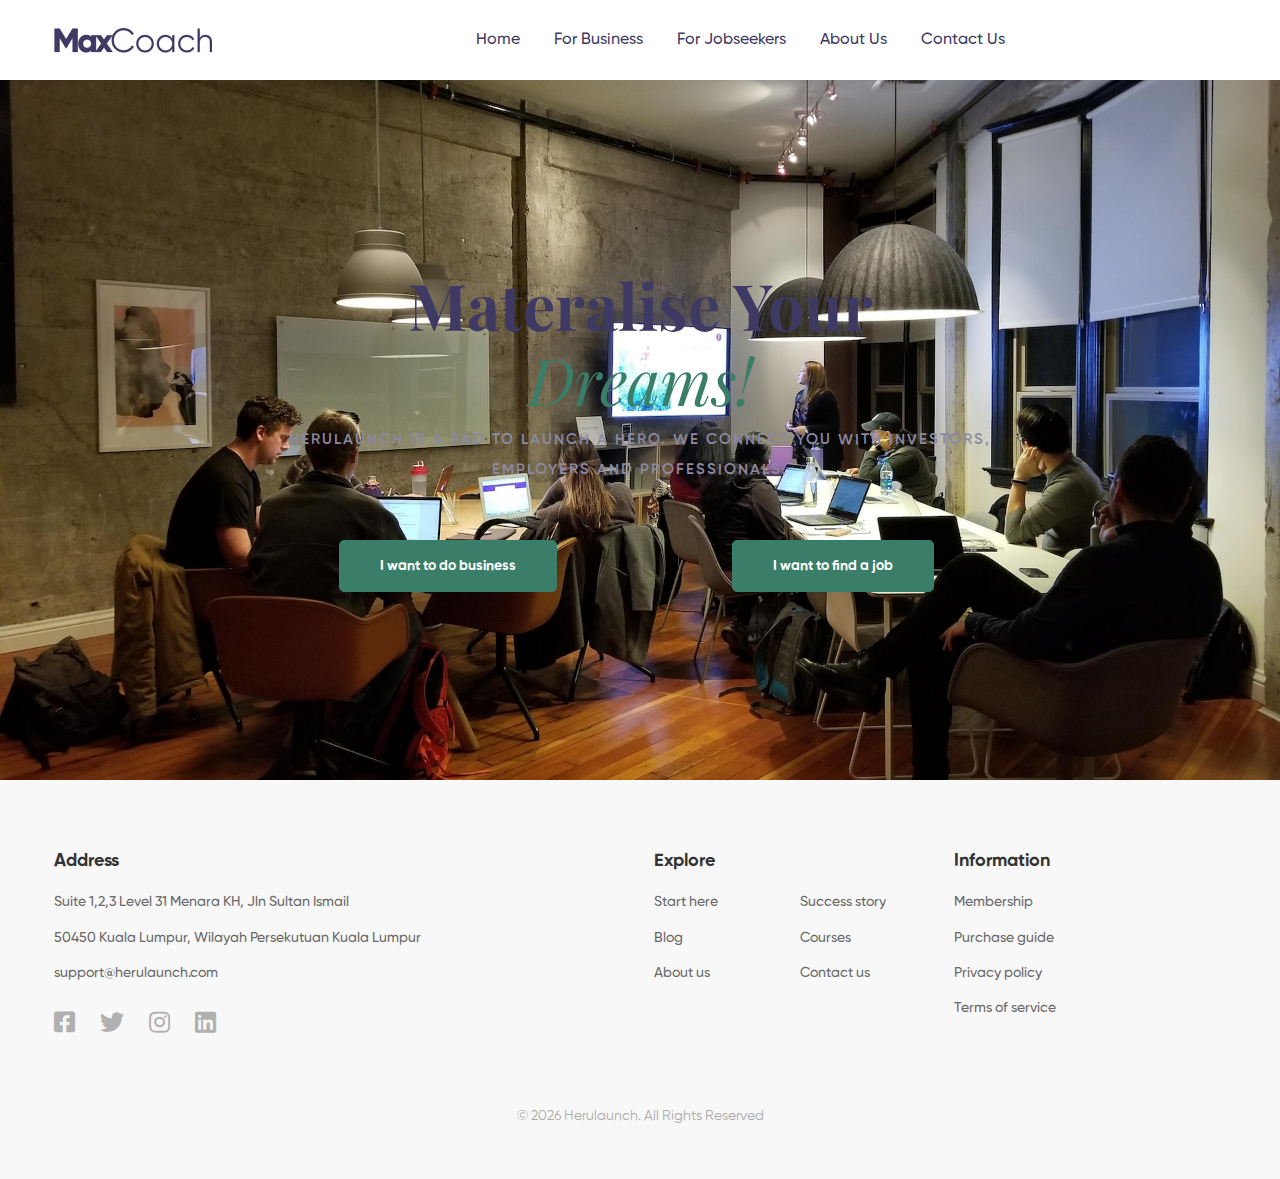
<file: index.html>
<!DOCTYPE html>
<html class="no-js" lang="en">
  <head>
    <meta charset="utf-8" />
    <meta http-equiv="x-ua-compatible" content="ie=edge" />
    <title>Home 7 - MaxCoach</title>
    <meta name="robots" content="noindex, follow" />
    <meta name="description" content="" />
    <meta
      name="viewport"
      content="width=device-width, initial-scale=1, shrink-to-fit=no"
    />
    <!-- Favicon -->
    <link
      rel="shortcut icon"
      type="image/x-icon"
      href="assets/images/favicon.png"
    />

    <!-- CSS
	============================================ -->

    <!-- Vendor CSS (Bootstrap & Icon Font) -->
    <!-- <link rel="stylesheet" href="assets/css/vendor/bootstrap.min.css">
    <link rel="stylesheet" href="assets/css/vendor/font-awesome-pro.min.css">
    <link rel="stylesheet" href="assets/css/vendor/font-gilroy.css"> -->

    <!-- Plugins CSS (All Plugins Files) -->
    <!-- <link rel="stylesheet" href="assets/css/plugins/select2.min.css">
    <link rel="stylesheet" href="assets/css/plugins/perfect-scrollbar.css">
    <link rel="stylesheet" href="assets/css/plugins/swiper.min.css">
    <link rel="stylesheet" href="assets/css/plugins/nice-select.css">
    <link rel="stylesheet" href="assets/css/plugins/ion.rangeSlider.min.css">
    <link rel="stylesheet" href="assets/css/plugins/photoswipe.css">
    <link rel="stylesheet" href="assets/css/plugins/photoswipe-default-skin.css">
    <link rel="stylesheet" href="assets/css/plugins/magnific-popup.css">
    <link rel="stylesheet" href="assets/css/plugins/slick.css"> -->

    <!-- Main Style CSS -->
    <!-- <link rel="stylesheet" href="assets/css/style.css"> -->

    <!-- Use the minified version files listed below for better performance and remove the files listed above -->
    <link rel="stylesheet" href="assets/css/vendor/vendor.min.css" />
    <link rel="stylesheet" href="assets/css/plugins/plugins.min.css" />
    <link rel="stylesheet" href="assets/css/style.min.css" />
  </head>

  <body>
    <div id="page">
      <!-- Header Section Start -->
      <div class="header-section header-shadow sticky-header section">
        <div class="header-inner">
          <div class="container position-relative">
            <div class="row justify-content-between align-items-center">
              <!-- Header Logo Start -->
              <div class="col-xl-3 col-auto">
                <div class="header-logo">
                  <a href="index.html">
                    <img
                      class="dark-logo"
                      src="assets/images/logo/dark-logo.png"
                      alt="Learts Logo"
                    />
                    <img
                      class="light-logo"
                      src="assets/images/logo/light-logo.png"
                      alt="Learts Logo"
                    />
                  </a>
                </div>
              </div>
              <!-- Header Logo End -->

              <!-- Header Main Menu Start -->
              <div class="col d-none d-xl-block position-static">
                <nav class="site-main-menu">
                  <ul>
                    <li class="position-static">
                      <a href="index.html"
                        ><span class="menu-text">Home</span></a
                      >
                    </li>
                    <li>
                      <a href="business.html"
                        ><span class="menu-text">For Business</span></a
                      >
                    </li>
                    <li>
                      <a href="jobs.html"
                        ><span class="menu-text">For Jobseekers</span></a
                      >
                    </li>
                    <li>
                      <a href="about.html"
                        ><span class="menu-text">About Us</span></a
                      >
                    </li>
                    <li>
                      <a href="contact.html"
                        ><span class="menu-text">Contact Us</span></a
                      >
                    </li>
                  </ul>
                </nav>
              </div>
              <!-- Header Main Menu End -->
              <!-- Header Right Start -->
              <div class="col-xl-1 col-auto">
                <div class="header-right">
                  <div class="inner">
                    <!-- Header Mobile Menu Toggle Start -->
                    <div class="header-mobile-menu-toggle d-xl-none ml-sm-2">
                      <button class="toggle">
                        <i class="icon-top"></i>
                        <i class="icon-middle"></i>
                        <i class="icon-bottom"></i>
                      </button>
                    </div>
                    <!-- Header Mobile Menu Toggle End -->
                  </div>
                </div>
              </div>
              <!-- Header Right End -->
            </div>
          </div>
        </div>
      </div>
      <!-- Header Section End -->
      <!-- Slider main container Start -->
      <div
        class="intro7-section-wrap intro7-slider swiper-container section bg-image"
      >
        <div class="swiper-wrapper">
          <div
            class="intro7-section swiper-slide"
            data-bg-image="assets/images/intro/intro7/hero-slider-slide-bg-01.jpg"
          >
            <div class="container">
              <div class="row">
                <!-- Intro One Content Start -->
                <div class="col-12">
                  <div class="intro7-content text-center">
                    <h1 class="title">
                      Materalise Your <br />
                      <span>Dreams!</span>
                    </h1>
                    <span class="sub-title">
                      Herulaunch is a pad to launch a hero. We connect you with
                      investors, employers and professionals.
                    </span>
                    <div class="container">
                      <div class="row">
                        <div class="col-xl-6 col-l-6 col-md-12 col-sm-12">
                          <a
                            href="business.html"
                            class="btn btn-primary-two btn-hover-secondary"
                          >
                            I want to do business
                          </a>
                        </div>
                        <div class="col-xl-6 col-l-6 col-md-12 col-sm-12">
                          <a
                            href="JavaScript:Void(0);"
                            class="btn btn-primary-two btn-hover-secondary"
                          >
                            I want to find a job
                          </a>
                        </div>
                      </div>
                    </div>
                  </div>
                </div>
                <!-- Intro One Content End -->
              </div>
            </div>
          </div>
        </div>
        <div class="mask" style="background-color: hsla(0, 0%, 0%, 0.6)"></div>
      </div>
      <!-- Slider main container End -->
      <div class="footer-section section">
        <div class="container">
          <!-- Footer Top Widgets Start -->
          <div class="row">
            <!-- Footer Widget Start -->
            <div class="col-xl-6 col-md-5 col-12 max-mb-50">
              <div class="footer-widget">
                <h4 class="footer-widget-title">Address</h4>
                <div class="footer-widget-content">
                  <div class="content">
                    <p>Suite 1,2,3 Level 31 Menara KH, Jln Sultan Ismail</p>
                    <p>50450 Kuala Lumpur, Wilayah Persekutuan Kuala Lumpur</p>
                    <p><a href="#">support@herulaunch.com </a></p>
                  </div>
                  <div class="footer-social-inline">
                    <a href="#"><i class="fab fa-facebook-square"></i></a>
                    <a href="#"><i class="fab fa-twitter"></i></a>
                    <a href="#"><i class="fab fa-instagram"></i></a>
                    <a href="#"><i class="fab fa-linkedin"></i></a>
                  </div>
                </div>
              </div>
            </div>
            <!-- Footer Widget End -->

            <!-- Footer Widget Start -->
            <div class="col-xl-3 col-md-4 col-sm-7 col-12 max-mb-50">
              <div class="footer-widget">
                <h4 class="footer-widget-title">Explore</h4>
                <div class="footer-widget-content">
                  <ul class="column-2">
                    <li><a href="#">Start here</a></li>
                    <li><a href="#">Success story</a></li>
                    <li><a href="#">Blog</a></li>
                    <li><a href="#">Courses</a></li>
                    <li><a href="#">About us</a></li>
                    <li><a href="#">Contact us</a></li>
                  </ul>
                </div>
              </div>
            </div>
            <!-- Footer Widget End -->

            <!-- Footer Widget Start -->
            <div class="col-xl-3 col-md-3 col-sm-5 col-12 max-mb-50">
              <div class="footer-widget">
                <h4 class="footer-widget-title">Information</h4>
                <div class="footer-widget-content">
                  <ul>
                    <li><a href="#">Membership</a></li>
                    <li><a href="#">Purchase guide</a></li>
                    <li><a href="#">Privacy policy</a></li>
                    <li><a href="#">Terms of service</a></li>
                  </ul>
                </div>
              </div>
            </div>
            <!-- Footer Widget End -->
          </div>
          <!-- Footer Top Widgets End -->

          <!-- Footer Copyright Start -->
          <div class="row max-mt-20">
            <div class="col">
              <p class="copyright">
                &copy; 2020 Maxcoach.
                <a href="https://hasthemes.com/">All Rights Reserved</a>
              </p>
            </div>
          </div>
          <!-- Footer Copyright End -->
        </div>
      </div>

      <!-- Scroll Top Start -->
      <a href="#" class="scroll-top" id="scroll-top">
        <i class="arrow-top fal fa-long-arrow-up"></i>
        <i class="arrow-bottom fal fa-long-arrow-up"></i>
      </a>
      <!-- Scroll Top End -->
    </div>

    <div id="site-main-mobile-menu" class="site-main-mobile-menu">
      <div class="site-main-mobile-menu-inner">
        <div class="mobile-menu-header">
          <div class="mobile-menu-logo">
            <a href="index.html"
              ><img src="assets/images/logo/dark-logo.png" alt=""
            /></a>
          </div>
          <div class="mobile-menu-close">
            <button class="toggle">
              <i class="icon-top"></i>
              <i class="icon-bottom"></i>
            </button>
          </div>
        </div>
        <div class="mobile-menu-content">
          <nav class="site-mobile-menu">
            <ul>
              <li class="position-static">
                <a href="index.html"><span class="menu-text">Home</span></a>
              </li>
              <li>
                <a href="business.html"
                  ><span class="menu-text">For Business</span></a
                >
              </li>
              <li>
                <a href="jobs.html"
                  ><span class="menu-text">For Jobseekers</span></a
                >
              </li>
              <li>
                <a href="about.html"><span class="menu-text">About Us</span></a>
              </li>
              <li>
                <a href="contact.html"><span class="menu-text">Contact Us</span></a>
              </li>
            </ul>
          </nav>
        </div>
      </div>
    </div>

    <!-- JS
============================================ -->

    <!-- Vendors JS -->
    <!-- <script src="assets/js/vendor/modernizr-3.6.0.min.js"></script>
<script src="assets/js/vendor/jquery-3.6.0.min.js"></script>
<script src="assets/js/vendor/jquery-migrate-3.3.2.min.js"></script>
<script src="assets/js/vendor/bootstrap.bundle.min.js"></script> -->

    <!-- Plugins JS -->
    <!-- <script src="assets/js/plugins/parallax.min.js"></script>
<script src="assets/js/plugins/jquery.ajaxchimp.min.js"></script> -->

    <!-- Use the minified version files listed below for better performance and remove the files listed above -->
    <script src="assets/js/vendor/vendor.min.js"></script>
    <script src="assets/js/plugins/plugins.min.js"></script>

    <!-- Main Activation JS -->
    <script src="assets/js/main.js"></script>
    <script>
      var currentYear = new Date().getFullYear();
      document.querySelector(".copyright").innerHTML =
        "&copy; " + currentYear + " Herulaunch. All Rights Reserved";
    </script>
  </body>
</html>
</file>
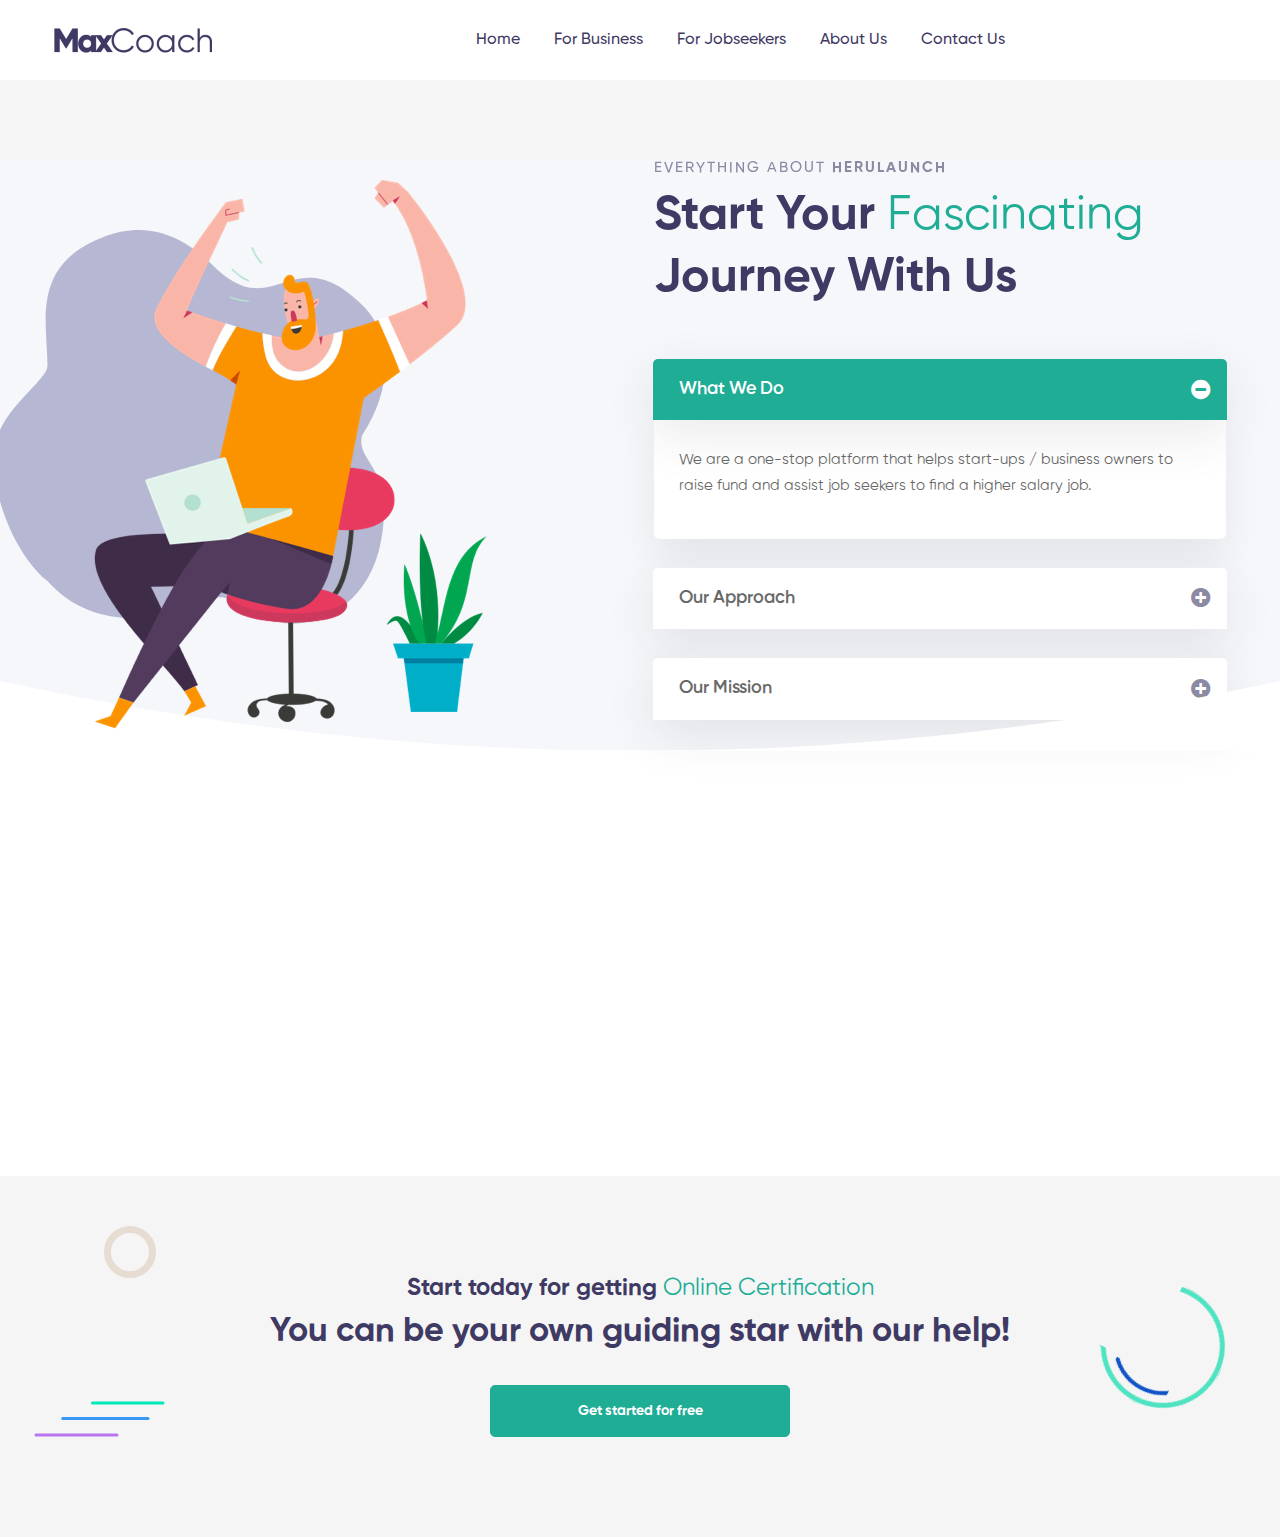
<file: about.html>
<!DOCTYPE html>
<html class="no-js" lang="en">
  <head>
    <meta charset="utf-8" />
    <meta http-equiv="x-ua-compatible" content="ie=edge" />
    <title>Herulaunch - About Us</title>
    <meta name="robots" content="noindex, follow" />
    <meta name="description" content="" />
    <meta
      name="viewport"
      content="width=device-width, initial-scale=1, shrink-to-fit=no"
    />
    <!-- Favicon -->
    <link
      rel="shortcut icon"
      type="image/x-icon"
      href="assets/images/favicon.png"
    />

    <!-- CSS
	============================================ -->

    <!-- Vendor CSS (Bootstrap & Icon Font) -->
    <!-- <link rel="stylesheet" href="assets/css/vendor/bootstrap.min.css">
    <link rel="stylesheet" href="assets/css/vendor/font-awesome-pro.min.css">
    <link rel="stylesheet" href="assets/css/vendor/font-gilroy.css"> -->

    <!-- Plugins CSS (All Plugins Files) -->
    <!-- <link rel="stylesheet" href="assets/css/plugins/select2.min.css">
    <link rel="stylesheet" href="assets/css/plugins/perfect-scrollbar.css">
    <link rel="stylesheet" href="assets/css/plugins/swiper.min.css">
    <link rel="stylesheet" href="assets/css/plugins/nice-select.css">
    <link rel="stylesheet" href="assets/css/plugins/ion.rangeSlider.min.css">
    <link rel="stylesheet" href="assets/css/plugins/photoswipe.css">
    <link rel="stylesheet" href="assets/css/plugins/photoswipe-default-skin.css">
    <link rel="stylesheet" href="assets/css/plugins/magnific-popup.css">
    <link rel="stylesheet" href="assets/css/plugins/slick.css"> -->

    <!-- Main Style CSS -->
    <!-- <link rel="stylesheet" href="assets/css/style.css"> -->

    <!-- Use the minified version files listed below for better performance and remove the files listed above -->
    <link rel="stylesheet" href="assets/css/vendor/vendor.min.css" />
    <link rel="stylesheet" href="assets/css/plugins/plugins.min.css" />
    <link rel="stylesheet" href="assets/css/style.min.css" />
  </head>

  <body>
    <div id="page">
      <!-- Header Section Start -->
      <div class="header-section header-shadow sticky-header section">
        <div class="header-inner">
          <div class="container position-relative">
            <div class="row justify-content-between align-items-center">
              <!-- Header Logo Start -->
              <div class="col-xl-3 col-auto">
                <div class="header-logo">
                  <a href="index.html">
                    <img
                      class="dark-logo"
                      src="assets/images/logo/dark-logo.png"
                      alt="Learts Logo"
                    />
                    <img
                      class="light-logo"
                      src="assets/images/logo/light-logo.png"
                      alt="Learts Logo"
                    />
                  </a>
                </div>
              </div>
              <!-- Header Logo End -->

              <!-- Header Main Menu Start -->
              <div class="col d-none d-xl-block position-static">
                <nav class="site-main-menu">
                  <ul>
                    <li class="position-static">
                      <a href="index.html"
                        ><span class="menu-text">Home</span></a
                      >
                    </li>
                    <li>
                      <a href="business.html"
                        ><span class="menu-text">For Business</span></a
                      >
                    </li>
                    <li>
                      <a href="jobs.html"
                        ><span class="menu-text">For Jobseekers</span></a
                      >
                    </li>
                    <li>
                      <a href="about.html"
                        ><span class="menu-text">About Us</span></a
                      >
                    </li>
                    <li>
                      <a href="contact.html"
                        ><span class="menu-text">Contact Us</span></a
                      >
                    </li>
                  </ul>
                </nav>
              </div>
              <!-- Header Main Menu End -->
              <!-- Header Right Start -->
              <div class="col-xl-1 col-auto">
                <div class="header-right">
                  <div class="inner">
                    <!-- Header Mobile Menu Toggle Start -->
                    <div class="header-mobile-menu-toggle d-xl-none ml-sm-2">
                      <button class="toggle">
                        <i class="icon-top"></i>
                        <i class="icon-middle"></i>
                        <i class="icon-bottom"></i>
                      </button>
                    </div>
                    <!-- Header Mobile Menu Toggle End -->
                  </div>
                </div>
              </div>
              <!-- Header Right End -->
            </div>
          </div>
        </div>
      </div>
      <!-- Header Section End -->

      <!-- Page Title Section Start -->
      <div
        class="page-title-section section section-padding-top-0"
        data-bg-color="#f5f5f5"
      ></div>
      <!-- Page Title Section End -->

      <!-- Faq Section Start -->
      <div
        class="faq-section section position-relative"
        data-bg-color="#f5f7fa"
      >
        <div class="container">
          <div class="row row-cols-lg-2 row-cols-1 align-items-center">
            <div class="col">
              <div class="faq-left-image">
                <img
                  src="assets/images/about/about03/about-us-03-image-01.png"
                  alt="about"
                />

                <!-- Animation Shape Start -->
                <div class="shape shape-1 scene">
                  <span data-depth="3">
                    <img
                      src="assets/images/shape-animation/shape-2.svg"
                      alt=""
                      class="svgInject"
                    />
                  </span>
                </div>
                <!-- Animation Shape End -->
              </div>
            </div>
            <div class="col">
              <div class="faq-content-area">
                <!-- Section Title Start -->
                <div class="section-title text-left mb-50" data-aos="fade-up">
                  <span class="sub-title"
                    >Everything about <strong>Herulaunch</strong></span
                  >
                  <h2 class="title fz-48">
                    Start Your <span>Fascinating</span> Journey With Us
                  </h2>
                </div>
                <!-- Section Title End -->

                <div class="mx-accordion" id="accordionExample">
                  <div class="card">
                    <div class="card-header" id="headingOne">
                      <h5 class="mb-0">
                        <a
                          href="#"
                          class="acc-btn border-0"
                          data-bs-toggle="collapse"
                          data-bs-target="#collapseOne"
                          aria-expanded="true"
                          aria-controls="collapseOne"
                        >
                          What We Do
                        </a>
                      </h5>
                    </div>

                    <div
                      id="collapseOne"
                      class="collapse show"
                      aria-labelledby="headingOne"
                      data-bs-parent="#accordionExample"
                    >
                      <div class="card-body">
                        We are a one-stop platform that helps start-ups /
                        business owners to raise fund and assist job seekers to
                        find a higher salary job.
                      </div>
                    </div>
                  </div>

                  <div class="card">
                    <div class="card-header" id="headingTwo">
                      <h5 class="mb-0">
                        <a
                          href="#"
                          class="acc-btn border-0 collapsed"
                          data-bs-toggle="collapse"
                          data-bs-target="#collapseTwo"
                          aria-expanded="false"
                          aria-controls="collapseTwo"
                        >
                          Our Approach
                        </a>
                      </h5>
                    </div>
                    <div
                      id="collapseTwo"
                      class="collapse"
                      aria-labelledby="headingTwo"
                      data-bs-parent="#accordionExample"
                    >
                      <div class="card-body">
                        For start-ups / business owners, we offer a range of
                        services to help them grow and succeed. These include
                        funding solutions, business consultation and coaching,
                        financial management advice, and marketing strategy
                        development. <br />Our team of experts works closely
                        with business owners to understand their unique needs
                        and provide tailored support to help them achieve their
                        goals. <br />For job seekers, we take a holistic
                        approach that includes resume review and optimization,
                        upskill program, interview preparation, job search
                        assistance, and salary negotiation.
                      </div>
                    </div>
                  </div>

                  <div class="card">
                    <div class="card-header" id="headingThree">
                      <h5 class="mb-0">
                        <a
                          href="#"
                          class="acc-btn border-0 collapsed"
                          data-bs-toggle="collapse"
                          data-bs-target="#collapseThree"
                          aria-expanded="false"
                          aria-controls="collapseThree"
                        >
                          Our Mission
                        </a>
                      </h5>
                    </div>
                    <div
                      id="collapseThree"
                      class="collapse"
                      aria-labelledby="headingThree"
                      data-bs-parent="#accordionExample"
                    >
                      <div class="card-body">
                        Empower individuals and businesses to achieve their
                        goals through our comprehensive, tailored approach. We
                        are dedicated to providing the support, resources, and
                        guidance you need to succeed.
                      </div>
                    </div>
                  </div>
                </div>
              </div>
            </div>
          </div>
        </div>

        <!-- Section Bottom Shape Start -->
        <div class="section-bottom-shape d-md-block d-none">
          <svg
            xmlns="http://www.w3.org/2000/svg"
            viewBox="0 0 100 100"
            preserveAspectRatio="none"
            height="100"
          >
            <path
              class="elementor-shape-fill"
              d="M 0 0 L0 100 L100 100 L100 0 Q 50 200 0 0"
            ></path>
          </svg>
        </div>
        <!-- Section Bottom Shape End -->
      </div>
      <!-- Faq Section End -->

      <!-- Brand Section Start -->
      <div class="brand-section section mt-5 pt-5">
        <div class="container mb-5">
          <!-- Section Title Start -->
          <div
            class="section-title text-center margin-bottom-100"
            data-aos="fade-up"
          >
            <h2 class="title fz-48">Our <span>Country Partners </span></h2>
          </div>
          <!-- Section Title End -->
          <div class="container">
            <div class="row">
              <div class="col-lg-12">
                <div class="brand-wrapper">
                  <div class="brand-list">
                    <div
                      class="brand-carousel swiper-container"
                      data-aos="fade-up"
                    >
                      <div class="swiper-wrapper">
                        <div class="swiper-slide">
                          <a href="#">
                            <img
                              src="assets/images/brand/client-logo-01.jpg"
                              alt="logo image"
                              height="100px"
                              width="200px"
                            />
                          </a>
                          <div class="text-center mt-2">
                            <span>United State of America</span>
                          </div>
                        </div>

                        <div class="swiper-slide">
                          <a href="#">
                            <img
                              src="assets/images/brand/client-logo-02.jpg"
                              alt="logo image"
                              height="100px"
                              width="200px"
                              class="border border-secondary"
                            />
                          </a>
                          <div class="text-center mt-2">
                            <span>Japan</span>
                          </div>
                        </div>

                        <div class="swiper-slide">
                          <a href="#">
                            <img
                              src="assets/images/brand/client-logo-03.jpg"
                              alt="logo image"
                              height="100px"
                              width="200px"
                            />
                          </a>
                          <div class="text-center mt-2">
                            <span>India</span>
                          </div>
                        </div>

                        <div class="swiper-slide">
                          <a href="#">
                            <img
                              src="assets/images/brand/client-logo-04.jpg"
                              alt="logo image"
                              height="100px"
                              width="200px"
                            />
                          </a>
                          <div class="text-center mt-2">
                            <span>Philippines</span>
                          </div>
                        </div>

                        <div class="swiper-slide">
                          <a href="#">
                            <img
                              src="assets/images/brand/client-logo-05.jpg"
                              alt="logo image"
                              height="100px"
                              width="200px"
                            />
                          </a>
                          <div class="text-center mt-2">
                            <span>Vietnam</span>
                          </div>
                        </div>

                        <div class="swiper-slide">
                          <a href="#">
                            <img
                              src="assets/images/brand/client-logo-06.jpg"
                              alt="logo image"
                              height="100px"
                              width="200px"
                            />
                          </a>
                          <div class="text-center mt-2">
                            <span>Australia</span>
                          </div>
                        </div>
                      </div>
                    </div>
                  </div>
                </div>
              </div>
            </div>
          </div>
        </div>
        <!-- Brand Section End -->
      </div>
      <!-- CTA Section Start -->
      <div class="cta-section section section-padding" data-bg-color="#f5f5f5">
        <div class="container">
          <div class="row">
            <div class="col-12">
              <div class="cta-content text-center">
                <span class="sub-title"
                  >Start today for getting
                  <span>Online Certification</span></span
                >
                <h2 class="title">
                  You can be your own guiding star with our help!
                </h2>
                <a
                  href="JavaScript:Void(0);"
                  class="btn btn-primary btn-hover-secondary btn-width-300"
                >
                  Get started for free</a
                >

                <!-- Animation Shape Start -->
                <div class="shape shape-1 scene">
                  <span data-depth="4">shape 1</span>
                </div>
                <div class="shape shape-2 scene">
                  <span data-depth="4"
                    ><img
                      src="assets/images/shape-animation/cta-shape-01.png"
                      alt=""
                  /></span>
                </div>
                <div class="shape shape-3 scene">
                  <span data-depth="4"
                    ><img
                      src="assets/images/shape-animation/nwesletter-shape-2.png"
                      alt=""
                  /></span>
                </div>
                <!-- Animation Shape End -->
              </div>
            </div>
          </div>
        </div>
      </div>
      <!-- CTA Section End -->
      <!-- Scroll Top Start -->
      <a href="#" class="scroll-top" id="scroll-top">
        <i class="arrow-top fal fa-long-arrow-up"></i>
        <i class="arrow-bottom fal fa-long-arrow-up"></i>
      </a>
      <!-- Scroll Top End -->
    </div>
    <div id="site-main-mobile-menu" class="site-main-mobile-menu">
      <div class="site-main-mobile-menu-inner">
        <div class="mobile-menu-header">
          <div class="mobile-menu-logo">
            <a href="index.html"
              ><img src="assets/images/logo/dark-logo.png" alt=""
            /></a>
          </div>
          <div class="mobile-menu-close">
            <button class="toggle">
              <i class="icon-top"></i>
              <i class="icon-bottom"></i>
            </button>
          </div>
        </div>
        <div class="mobile-menu-content">
          <nav class="site-mobile-menu">
            <ul>
              <li class="position-static">
                <a href="index.html"><span class="menu-text">Home</span></a>
              </li>
              <li>
                <a href="business.html"
                  ><span class="menu-text">For Business</span></a
                >
              </li>
              <li>
                <a href="jobs.html"
                  ><span class="menu-text">For Jobseekers</span></a
                >
              </li>
              <li>
                <a href="about.html"><span class="menu-text">About Us</span></a>
              </li>
              <li>
                <a href="contact.html"><span class="menu-text">Contact Us</span></a>
              </li>
            </ul>
          </nav>
        </div>
      </div>
    </div>

    <!-- JS
============================================ -->

    <!-- Vendors JS -->
    <!-- <script src="assets/js/vendor/modernizr-3.6.0.min.js"></script>
<script src="assets/js/vendor/jquery-3.6.0.min.js"></script>
<script src="assets/js/vendor/jquery-migrate-3.3.2.min.js"></script>
<script src="assets/js/vendor/bootstrap.bundle.min.js"></script> -->

    <!-- Plugins JS -->
    <!-- <script src="assets/js/plugins/parallax.min.js"></script>
<script src="assets/js/plugins/jquery.ajaxchimp.min.js"></script> -->

    <!-- Use the minified version files listed below for better performance and remove the files listed above -->
    <script src="assets/js/vendor/vendor.min.js"></script>
    <script src="assets/js/plugins/plugins.min.js"></script>

    <!-- Main Activation JS -->
    <script src="assets/js/main.js"></script>
    <script>
      var currentYear = new Date().getFullYear();
      document.querySelector(".copyright").innerHTML =
        "&copy; " + currentYear + " Herulaunch. All Rights Reserved";
    </script>
  </body>
</html>
</file>
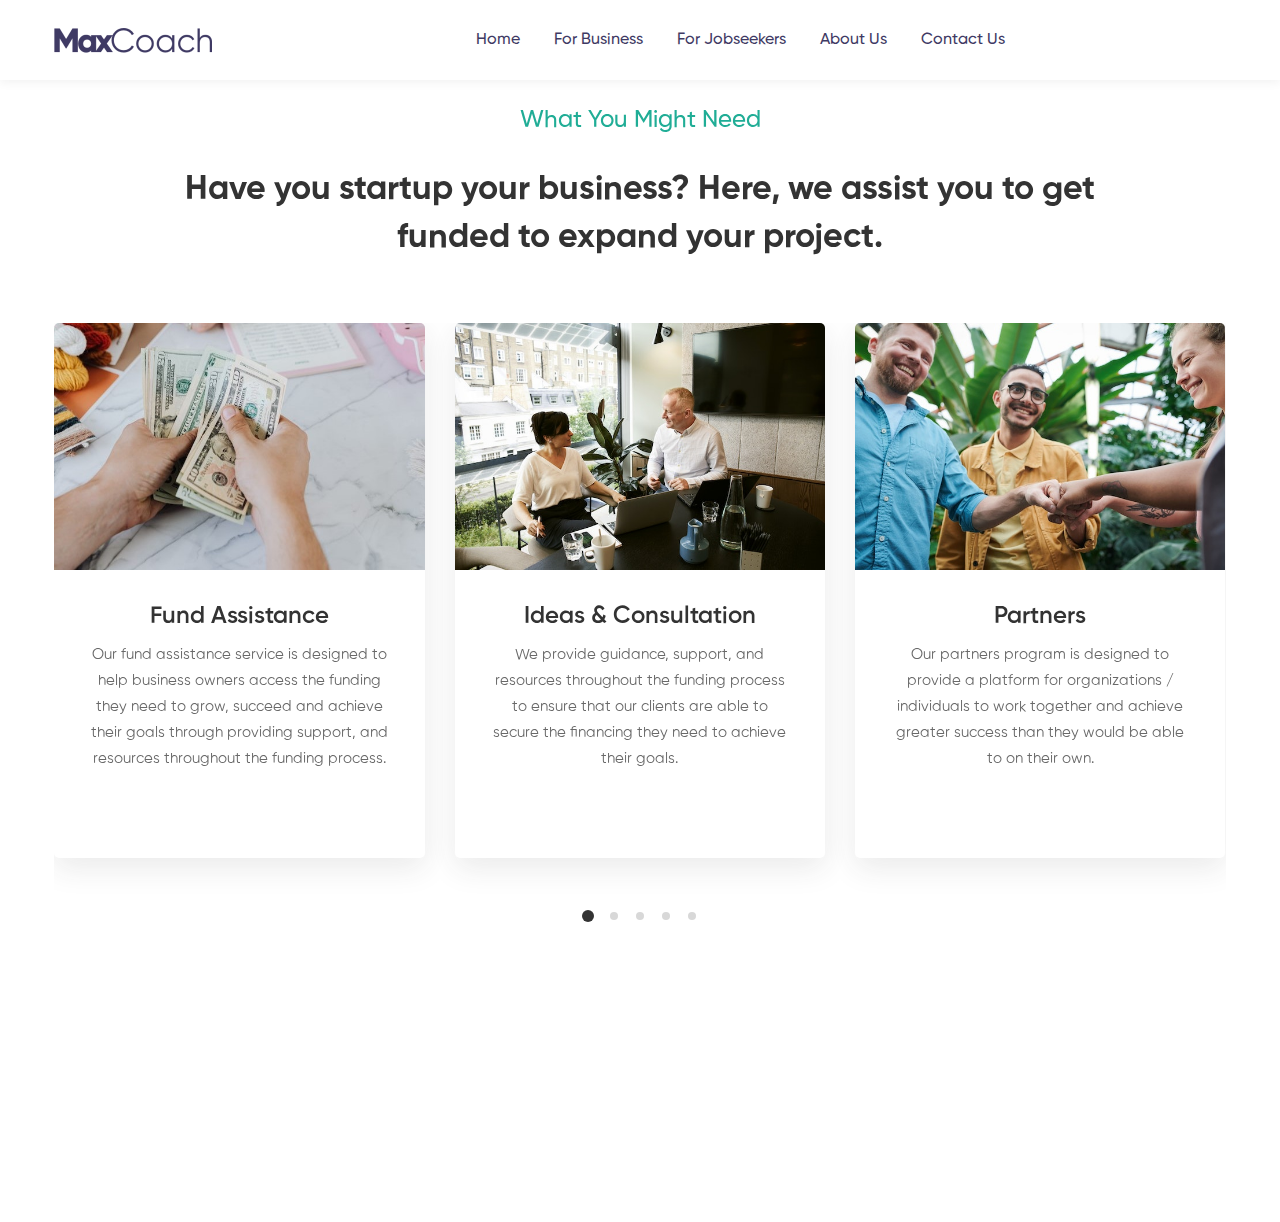
<file: business.html>
<!DOCTYPE html>
<html class="no-js" lang="en">
  <head>
    <meta charset="utf-8" />
    <meta http-equiv="x-ua-compatible" content="ie=edge" />
    <title>Herulaunch - Business</title>
    <meta name="robots" content="noindex, follow" />
    <meta name="description" content="" />
    <meta
      name="viewport"
      content="width=device-width, initial-scale=1, shrink-to-fit=no"
    />
    <!-- Favicon -->
    <link
      rel="shortcut icon"
      type="image/x-icon"
      href="assets/images/favicon.png"
    />

    <!-- CSS
	============================================ -->

    <!-- Vendor CSS (Bootstrap & Icon Font) -->
    <!-- <link rel="stylesheet" href="assets/css/vendor/bootstrap.min.css">
    <link rel="stylesheet" href="assets/css/vendor/font-awesome-pro.min.css">
    <link rel="stylesheet" href="assets/css/vendor/font-gilroy.css"> -->

    <!-- Plugins CSS (All Plugins Files) -->
    <!-- <link rel="stylesheet" href="assets/css/plugins/select2.min.css">
    <link rel="stylesheet" href="assets/css/plugins/perfect-scrollbar.css">
    <link rel="stylesheet" href="assets/css/plugins/swiper.min.css">
    <link rel="stylesheet" href="assets/css/plugins/nice-select.css">
    <link rel="stylesheet" href="assets/css/plugins/ion.rangeSlider.min.css">
    <link rel="stylesheet" href="assets/css/plugins/photoswipe.css">
    <link rel="stylesheet" href="assets/css/plugins/photoswipe-default-skin.css">
    <link rel="stylesheet" href="assets/css/plugins/magnific-popup.css">
    <link rel="stylesheet" href="assets/css/plugins/slick.css"> -->

    <!-- Main Style CSS -->
    <!-- <link rel="stylesheet" href="assets/css/style.css"> -->

    <!-- Use the minified version files listed below for better performance and remove the files listed above -->
    <link rel="stylesheet" href="assets/css/vendor/vendor.min.css" />
    <link rel="stylesheet" href="assets/css/plugins/plugins.min.css" />
    <link rel="stylesheet" href="assets/css/style.min.css" />
  </head>

  <body>
    <div id="page">
      <!-- Header Section Start -->
      <div class="header-section header-shadow sticky-header section">
        <div class="header-inner">
          <div class="container position-relative">
            <div class="row justify-content-between align-items-center">
              <!-- Header Logo Start -->
              <div class="col-xl-3 col-auto">
                <div class="header-logo">
                  <a href="index.html">
                    <img
                      class="dark-logo"
                      src="assets/images/logo/dark-logo.png"
                      alt="Learts Logo"
                    />
                    <img
                      class="light-logo"
                      src="assets/images/logo/light-logo.png"
                      alt="Learts Logo"
                    />
                  </a>
                </div>
              </div>
              <!-- Header Logo End -->

              <!-- Header Main Menu Start -->
              <div class="col d-none d-xl-block position-static">
                <nav class="site-main-menu">
                  <ul>
                    <li class="position-static">
                      <a href="index.html"
                        ><span class="menu-text">Home</span></a
                      >
                    </li>
                    <li>
                      <a href="business.html"
                        ><span class="menu-text">For Business</span></a
                      >
                    </li>
                    <li>
                      <a href="jobs.html"
                        ><span class="menu-text">For Jobseekers</span></a
                      >
                    </li>
                    <li>
                      <a href="about.html"
                        ><span class="menu-text">About Us</span></a
                      >
                    </li>
                    <li>
                      <a href="contact.html"
                        ><span class="menu-text">Contact Us</span></a
                      >
                    </li>
                  </ul>
                </nav>
              </div>
              <!-- Header Main Menu End -->
              <!-- Header Right Start -->
              <div class="col-xl-1 col-auto">
                <div class="header-right">
                  <div class="inner">
                    <!-- Header Mobile Menu Toggle Start -->
                    <div class="header-mobile-menu-toggle d-xl-none ml-sm-2">
                      <button class="toggle">
                        <i class="icon-top"></i>
                        <i class="icon-middle"></i>
                        <i class="icon-bottom"></i>
                      </button>
                    </div>
                    <!-- Header Mobile Menu Toggle End -->
                  </div>
                </div>
              </div>
              <!-- Header Right End -->
            </div>
          </div>
        </div>
      </div>
      <!-- Header Section End -->

      <!-- Feature Section Start -->
      <div class="section">
        <div class="container">
          <!-- Section Title Start -->
          <div class="section-title-two text-center mt-4" data-aos="fade-up">
            <span class="sub-title">What You Might Need</span>
            <h2 class="title">
              Have you startup your business? Here, we assist you to get funded
              to expand your project.
            </h2>
          </div>
          <!-- Section Title End -->

          <div class="service-slider swiper-container" data-aos="fade-up">
            <div class="swiper-wrapper">
              <div class="swiper-slide">
                <!-- Single Service Start -->
                <div class="service">
                  <div class="image">
                    <img
                      src="assets/images/service/business-service-1.jpg"
                      alt=""
                    />
                  </div>
                  <div class="content">
                    <h3 class="title">Fund Assistance</h3>
                    <p>
                      Our fund assistance service is designed to help business
                      owners access the funding they need to grow, succeed and
                      achieve their goals through providing support, and
                      resources throughout the funding process.
                    </p>
                  </div>
                </div>
                <!-- Single Service End -->
              </div>

              <div class="swiper-slide">
                <!-- Single Service Start -->
                <div class="service">
                  <div class="image">
                    <img
                      src="assets/images/service/business-service-2.jpg"
                      alt=""
                    />
                  </div>
                  <div class="content">
                    <h3 class="title">Ideas & Consultation</h3>
                    <p>
                      We provide guidance, support, and resources throughout the
                      funding process to ensure that our clients are able to
                      secure the financing they need to achieve their goals.
                    </p>
                  </div>
                </div>
                <!-- Single Service End -->
              </div>

              <div class="swiper-slide">
                <!-- Single Service Start -->
                <div class="service">
                  <div class="image">
                    <img
                      src="assets/images/service/business-service-4.jpg"
                      alt=""
                    />
                  </div>
                  <div class="content">
                    <h3 class="title">Partners</h3>
                    <p>
                      Our partners program is designed to provide a platform for
                      organizations / individuals to work together and achieve
                      greater success than they would be able to on their own.
                    </p>
                  </div>
                </div>
                <!-- Single Service End -->
              </div>

              <div class="swiper-slide">
                <!-- Single Service Start -->
                <div class="service">
                  <div class="image">
                    <img
                      src="assets/images/service/business-service-3.jpg"
                      alt=""
                    />
                  </div>
                  <div class="content">
                    <h3 class="title">Professionals</h3>
                    <p>
                      Our team of professionals, including accountants and
                      lawyers, is dedicated to providing you with the necessary
                      support to ensure compliance with all relevant
                      regulations, guaranteeing a success.
                    </p>
                  </div>
                </div>
                <!-- Single Service End -->
              </div>
              <div class="swiper-slide">
                <!-- Single Service Start -->
                <div class="service">
                  <div class="image">
                    <img
                      src="assets/images/service/business-service-5.jpg"
                      alt=""
                    />
                  </div>
                  <div class="content">
                    <h3 class="title">Operation Staffs</h3>
                    <p>
                      Our platform has ready-to-work employee lists that might
                      be useful if you need more hiring. These individuals has
                      gone through a holistic process to be able to match the
                      job specs and requirements.
                    </p>
                  </div>
                </div>
                <!-- Single Service End -->
              </div>
            </div>

            <div class="swiper-pagination"></div>
          </div>
          <!-- Section Title Start -->
          <div class="section-title-two text-center mt-4" data-aos="fade-up">
            <h6>
              Our platform has ready-to-work employee lists that might be useful
              if you need more hiring. These individuals has gone through a
              holistic process to be able to match the job specs and
              requirements. If you think you need any of the above, you are on
              the right platform. We have the full ecosystem to provide what you
              need.
            </h6>
            <br />
            <h6>
              Our application fee is USD 250 <br />However, we have a FREE
              Special Assistance program to ensure you can materialise your
              dream.
            </h6>
            <div class="container mt-4">
              <div class="row">
                <div class="col-12">
                  <a
                    href="company.html"
                    class="btn btn-primary-two btn-hover-secondary"
                  >
                    Apply Now > For Business
                  </a>
                </div>
              </div>
            </div>
          </div>
          <!-- Section Title End -->
        </div>
      </div>
      <!-- Feature Section End -->

      <!-- Scroll Top Start -->
      <a href="#" class="scroll-top" id="scroll-top">
        <i class="arrow-top fal fa-long-arrow-up"></i>
        <i class="arrow-bottom fal fa-long-arrow-up"></i>
      </a>
      <!-- Scroll Top End -->
    </div>

    <div id="site-main-mobile-menu" class="site-main-mobile-menu">
      <div class="site-main-mobile-menu-inner">
        <div class="mobile-menu-header">
          <div class="mobile-menu-logo">
            <a href="index.html"
              ><img src="assets/images/logo/dark-logo.png" alt=""
            /></a>
          </div>
          <div class="mobile-menu-close">
            <button class="toggle">
              <i class="icon-top"></i>
              <i class="icon-bottom"></i>
            </button>
          </div>
        </div>
        <div class="mobile-menu-content">
          <nav class="site-mobile-menu">
            <ul>
              <li class="position-static">
                <a href="index.html"><span class="menu-text">Home</span></a>
              </li>
              <li>
                <a href="business.html"
                  ><span class="menu-text">For Business</span></a
                >
              </li>
              <li>
                <a href="jobs.html"
                  ><span class="menu-text">For Jobseekers</span></a
                >
              </li>
              <li>
                <a href="about.html"><span class="menu-text">About Us</span></a>
              </li>
              <li>
                <a href="contact.html"><span class="menu-text">Contact Us</span></a>
              </li>
            </ul>
          </nav>
        </div>
      </div>
    </div>

    <!-- JS
============================================ -->

    <!-- Vendors JS -->
    <!-- <script src="assets/js/vendor/modernizr-3.6.0.min.js"></script>
<script src="assets/js/vendor/jquery-3.6.0.min.js"></script>
<script src="assets/js/vendor/jquery-migrate-3.3.2.min.js"></script>
<script src="assets/js/vendor/bootstrap.bundle.min.js"></script> -->

    <!-- Plugins JS -->
    <!-- <script src="assets/js/plugins/parallax.min.js"></script>
<script src="assets/js/plugins/jquery.ajaxchimp.min.js"></script> -->

    <!-- Use the minified version files listed below for better performance and remove the files listed above -->
    <script src="assets/js/vendor/vendor.min.js"></script>
    <script src="assets/js/plugins/plugins.min.js"></script>

    <!-- Main Activation JS -->
    <script src="assets/js/main.js"></script>
    <script>
      var currentYear = new Date().getFullYear();
      document.querySelector(".copyright").innerHTML =
        "&copy; " + currentYear + " Herulaunch. All Rights Reserved";
    </script>
  </body>
</html>
</file>
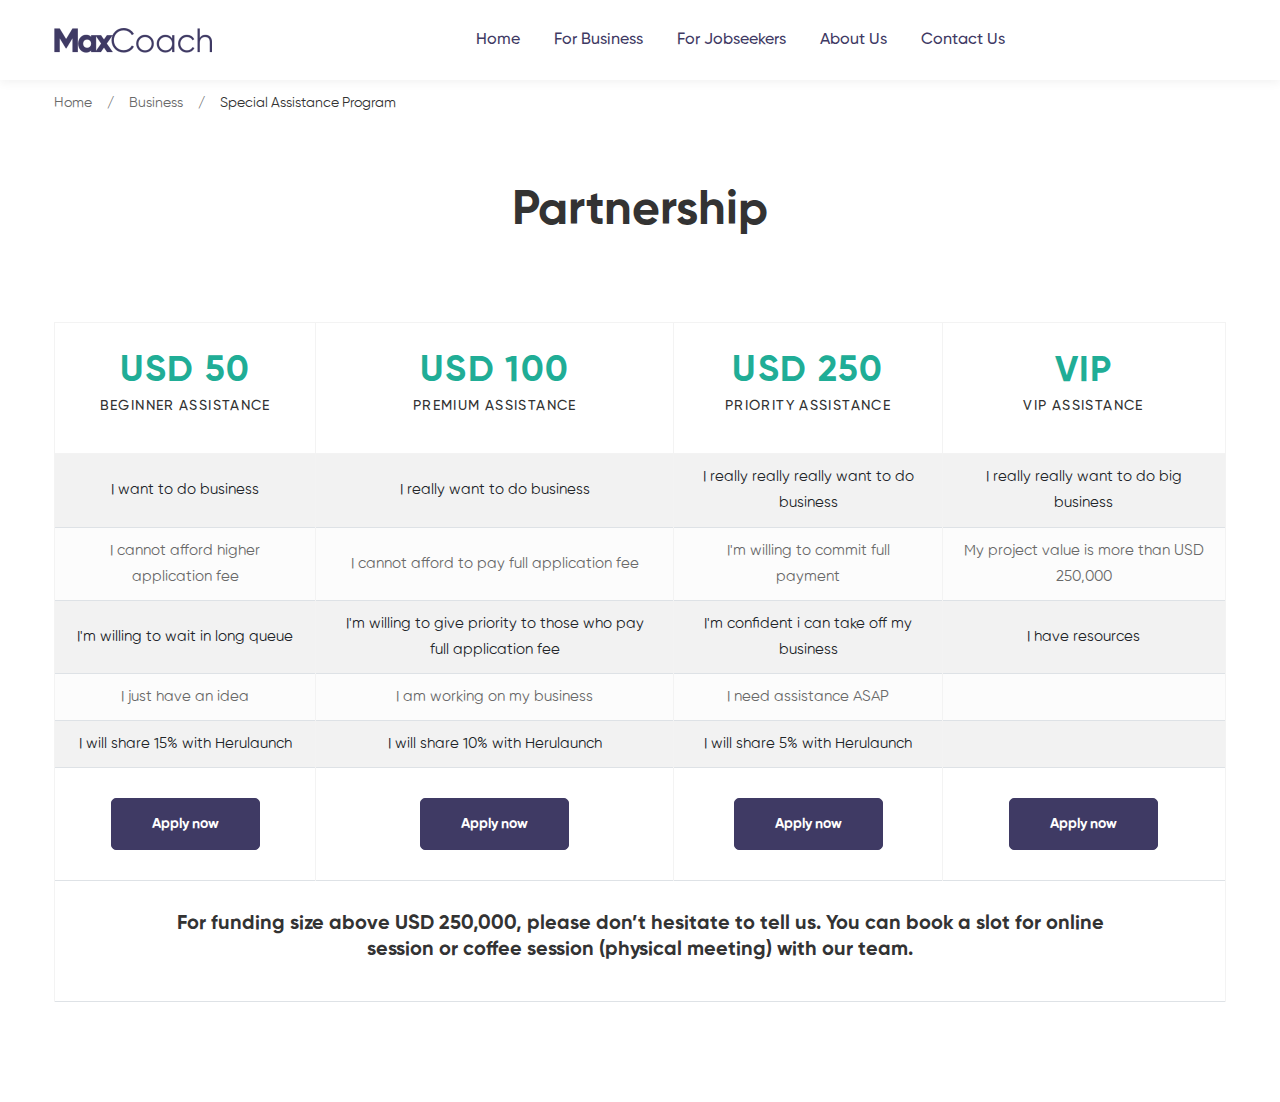
<file: company.html>
<!DOCTYPE html>
<html class="no-js" lang="en">
  <head>
    <meta charset="utf-8" />
    <meta http-equiv="x-ua-compatible" content="ie=edge" />
    <title>Partnership Level - Business</title>
    <meta name="robots" content="noindex, follow" />
    <meta name="description" content="" />
    <meta
      name="viewport"
      content="width=device-width, initial-scale=1, shrink-to-fit=no"
    />
    <!-- Favicon -->
    <link
      rel="shortcut icon"
      type="image/x-icon"
      href="assets/images/favicon.png"
    />

    <!-- CSS
	============================================ -->

    <!-- Vendor CSS (Bootstrap & Icon Font) -->
    <!-- <link rel="stylesheet" href="assets/css/vendor/bootstrap.min.css">
    <link rel="stylesheet" href="assets/css/vendor/font-awesome-pro.min.css">
    <link rel="stylesheet" href="assets/css/vendor/font-gilroy.css"> -->

    <!-- Plugins CSS (All Plugins Files) -->
    <!-- <link rel="stylesheet" href="assets/css/plugins/select2.min.css">
    <link rel="stylesheet" href="assets/css/plugins/perfect-scrollbar.css">
    <link rel="stylesheet" href="assets/css/plugins/swiper.min.css">
    <link rel="stylesheet" href="assets/css/plugins/nice-select.css">
    <link rel="stylesheet" href="assets/css/plugins/ion.rangeSlider.min.css">
    <link rel="stylesheet" href="assets/css/plugins/photoswipe.css">
    <link rel="stylesheet" href="assets/css/plugins/photoswipe-default-skin.css">
    <link rel="stylesheet" href="assets/css/plugins/magnific-popup.css">
    <link rel="stylesheet" href="assets/css/plugins/slick.css"> -->

    <!-- Main Style CSS -->
    <!-- <link rel="stylesheet" href="assets/css/style.css"> -->

    <!-- Use the minified version files listed below for better performance and remove the files listed above -->
    <link rel="stylesheet" href="assets/css/vendor/vendor.min.css" />
    <link rel="stylesheet" href="assets/css/plugins/plugins.min.css" />
    <link rel="stylesheet" href="assets/css/style.min.css" />
  </head>

  <body>
    <div id="page">
      <!-- Header Section Start -->
      <div class="header-section header-shadow sticky-header section">
        <div class="header-inner">
          <div class="container position-relative">
            <div class="row justify-content-between align-items-center">
              <!-- Header Logo Start -->
              <div class="col-xl-3 col-auto">
                <div class="header-logo">
                  <a href="index.html">
                    <img
                      class="dark-logo"
                      src="assets/images/logo/dark-logo.png"
                      alt="Learts Logo"
                    />
                    <img
                      class="light-logo"
                      src="assets/images/logo/light-logo.png"
                      alt="Learts Logo"
                    />
                  </a>
                </div>
              </div>
              <!-- Header Logo End -->

              <!-- Header Main Menu Start -->
              <div class="col d-none d-xl-block position-static">
                <nav class="site-main-menu">
                  <ul>
                    <li class="position-static">
                      <a href="index.html"
                        ><span class="menu-text">Home</span></a
                      >
                    </li>
                    <li>
                      <a href="business.html"
                        ><span class="menu-text">For Business</span></a
                      >
                    </li>
                    <li>
                      <a href="jobs.html"
                        ><span class="menu-text">For Jobseekers</span></a
                      >
                    </li>
                    <li>
                      <a href="about.html"
                        ><span class="menu-text">About Us</span></a
                      >
                    </li>
                    <li>
                      <a href="contact.html"
                        ><span class="menu-text">Contact Us</span></a
                      >
                    </li>
                  </ul>
                </nav>
              </div>
              <!-- Header Main Menu End -->
              <!-- Header Right Start -->
              <div class="col-xl-1 col-auto">
                <div class="header-right">
                  <div class="inner">
                    <!-- Header Mobile Menu Toggle Start -->
                    <div class="header-mobile-menu-toggle d-xl-none ml-sm-2">
                      <button class="toggle">
                        <i class="icon-top"></i>
                        <i class="icon-middle"></i>
                        <i class="icon-bottom"></i>
                      </button>
                    </div>
                    <!-- Header Mobile Menu Toggle End -->
                  </div>
                </div>
              </div>
              <!-- Header Right End -->
            </div>
          </div>
        </div>
      </div>
      <!-- Header Section End -->

      <!-- Page Title Section Start -->
      <div class="page-title-section section">
        <div class="page-title">
          <div class="container">
            <h1 class="title">Partnership</h1>
          </div>
        </div>
        <div class="page-breadcrumb">
          <div class="container">
            <ul class="breadcrumb">
              <li><a href="index.html">Home</a></li>
              <li><a href="business.html">Business</a></li>
              <li class="current">Special Assistance Program</li>
            </ul>
          </div>
        </div>
      </div>
      <!-- Page Title Section End -->

      <!-- Membership Section Start -->
      <div class="section section-padding-bottom">
        <div class="container">
          <!-- Pricing Table (Table) Start -->
          <table
            class="membership-price-table table table-striped table-bordered d-none d-md-table"
          >
            <thead>
              <tr>
                <th>
                  <div class="price"><span class="amount"> USD 50 </span></div>
                  <div class="title">Beginner Assistance</div>
                  <div class="desc"></div>
                </th>
                <th>
                  <div class="price"><span class="amount"> USD 100 </span></div>
                  <div class="title">Premium Assistance</div>
                  <div class="desc"></div>
                </th>
                <th>
                  <div class="price"><span class="amount"> USD 250 </span></div>
                  <div class="title">Priority Assistance</div>
                  <div class="desc"></div>
                </th>
                <th>
                  <div class="price"><span class="amount"> VIP </span></div>
                  <div class="title">VIP Assistance</div>
                  <div class="desc"></div>
                </th>
              </tr>
            </thead>
            <tbody>
              <tr>
                <td>I want to do business</td>
                <td>I really want to do business</td>
                <td>I really really really want to do business</td>
                <td>I really really want to do big business</td>
              </tr>
              <tr>
                <td>I cannot afford higher application fee</td>
                <td>I cannot afford to pay full application fee</td>
                <td>I'm willing to commit full payment</td>
                <td>My project value is more than USD 250,000</td>
              </tr>
              <tr>
                <td>I'm willing to wait in long queue</td>
                <td>
                  I'm willing to give priority to those who pay full application
                  fee
                </td>
                <td>I'm confident i can take off my business</td>
                <td>I have resources</td>
              </tr>
              <tr>
                <td>I just have an idea</td>
                <td>I am working on my business</td>
                <td>I need assistance ASAP</td>
                <td></td>
              </tr>
              <tr>
                <td>I will share 15% with Herulaunch</td>
                <td>I will share 10% with Herulaunch</td>
                <td>I will share 5% with Herulaunch</td>
                <td></td>
              </tr>
            </tbody>
            <tfoot>
              <tr>
                <td>
                  <a class="btn btn-secondary" href="JavaScript:Void(0);"
                    >Apply now</a
                  >
                </td>
                <td>
                  <a class="btn btn-secondary" href="JavaScript:Void(0);"
                    >Apply now</a
                  >
                </td>
                <td>
                  <a class="btn btn-secondary" href="JavaScript:Void(0);"
                    >Apply now</a
                  >
                </td>
                <td>
                  <a class="btn btn-secondary" href="JavaScript:Void(0);"
                    >Apply now</a
                  >
                </td>
              </tr>
              <tr>
                <td colspan="4">
                  <h5
                    class="text-center"
                    style="padding-left: 100px; padding-right: 100px"
                  >
                    For funding size above USD 250,000, please don’t hesitate to
                    tell us. You can book a slot for online session or coffee
                    session (physical meeting) with our team.
                  </h5>
                </td>
              </tr>
            </tfoot>
          </table>
          <!-- Pricing Table (Table) End -->

          <!-- Pricing Table Start -->
          <div
            class="row row-cols-lg-3 row-cols-md-2 row-cols-1 max-mb-n30 d-md-none"
          >
            <!-- Pricing Table Item Start -->
            <div class="col max-mb-30">
              <div class="pricing">
                <div class="pricing-header">
                  <div class="price"><span class="amount">USD 50</span></div>
                  <h6 class="title">Beginner</h6>
                  <div class="desc"></div>
                </div>
                <div class="pricing-body">
                  <ul>
                    <li>i want to do business</li>
                    <li>i cannot afford higher application fee</li>
                    <li>i am willing to wait in long queue</li>
                    <li>i just have an idea</li>
                    <li>i will share 15% with Herulaunch</li>
                  </ul>
                </div>
                <div class="pricing-footer">
                  <a class="btn btn-secondary" href="">Apply now</a>
                </div>
              </div>
            </div>
            <!-- Pricing Table Item End -->

            <!-- Pricing Table Item Start -->
            <div class="col max-mb-30">
              <div class="pricing">
                <div class="pricing-header">
                  <div class="price"><span class="amount">USD 100</span></div>
                  <h6 class="title">Premium Assistance</h6>
                  <div class="desc">I really want to do business</div>
                </div>
                <div class="pricing-body">
                  <ul>
                    <li>i really want to business</li>
                    <li>i cannot afford to pay full application fee</li>
                    <li>
                      i'm willing to give priority to those who pay full
                      application fee
                    </li>
                    <li>i am working on my business</li>
                    <li>i will share 10% with Herulaunch</li>
                  </ul>
                </div>
                <div class="pricing-footer">
                  <a class="btn btn-secondary" href="JavaScript:Void(0);"
                    >Apply Now</a
                  >
                </div>
              </div>
            </div>
            <!-- Pricing Table Item End -->

            <!-- Pricing Table Item Start -->
            <div class="col max-mb-30">
              <div class="pricing">
                <div class="pricing-header">
                  <div class="price"><span class="amount">USD 250</span></div>
                  <h6 class="title">Priority</h6>
                  <div class="desc"></div>
                </div>
                <div class="pricing-body">
                  <ul>
                    <li>I really really want to do business</li>
                    <li>I'm willing to commit full payment</li>
                    <li>I'm confident i can take off my business</li>
                    <li>I need assistance ASAP</li>
                    <li>I will share 5% with Herulaunch</li>
                  </ul>
                </div>
                <div class="pricing-footer">
                  <a class="btn btn-secondary" href="JavaScript:Void(0);"
                    >Apply Now</a
                  >
                </div>
              </div>
            </div>
            <!-- Pricing Table Item End -->

            <!-- Pricing Table Item Start -->
            <div class="col max-mb-30">
              <div class="pricing">
                <div class="pricing-header">
                  <div class="price"><span class="amount">VIP</span></div>
                  <h6 class="title">VIP Assistance</h6>
                  <div class="desc"></div>
                </div>
                <div class="pricing-body">
                  <ul>
                    <li>I really really want to do big business</li>
                    <li>My project value is more than USD 250,000</li>
                    <li>I have resources</li>
                    <li>
                      <h6>
                        For funding size above USD 250,000, please don’t
                        hesitate to contact us. You can book a slot with our
                        team.
                      </h6>
                    </li>
                  </ul>
                </div>
                <div class="pricing-footer">
                  <a class="btn btn-secondary" href="JavaScript:Void(0);"
                    >Apply Now</a
                  >
                </div>
              </div>
            </div>
            <!-- Pricing Table Item End -->
          </div>
          <!-- Pricing Table End -->
        </div>
      </div>
      <!-- Membership Section End -->

      <!-- Scroll Top Start -->
      <a href="#" class="scroll-top" id="scroll-top">
        <i class="arrow-top fal fa-long-arrow-up"></i>
        <i class="arrow-bottom fal fa-long-arrow-up"></i>
      </a>
      <!-- Scroll Top End -->
    </div>

    <div id="site-main-mobile-menu" class="site-main-mobile-menu">
        <div class="site-main-mobile-menu-inner">
          <div class="mobile-menu-header">
            <div class="mobile-menu-logo">
              <a href="index.html"
                ><img src="assets/images/logo/dark-logo.png" alt=""
              /></a>
            </div>
            <div class="mobile-menu-close">
              <button class="toggle">
                <i class="icon-top"></i>
                <i class="icon-bottom"></i>
              </button>
            </div>
          </div>
          <div class="mobile-menu-content">
            <nav class="site-mobile-menu">
              <ul>
                <li class="position-static">
                  <a href="index.html"><span class="menu-text">Home</span></a>
                </li>
                <li>
                  <a href="business.html"
                    ><span class="menu-text">For Business</span></a
                  >
                </li>
                <li>
                  <a href="jobs.html"
                    ><span class="menu-text">For Jobseekers</span></a
                  >
                </li>
                <li>
                  <a href="about.html"><span class="menu-text">About Us</span></a>
                </li>
                <li>
                  <a href="contact.html"><span class="menu-text">Contact Us</span></a>
                </li>
              </ul>
            </nav>
          </div>
        </div>
      </div>

    <!-- JS
============================================ -->

    <!-- Vendors JS -->
    <!-- <script src="assets/js/vendor/modernizr-3.6.0.min.js"></script>
<script src="assets/js/vendor/jquery-3.6.0.min.js"></script>
<script src="assets/js/vendor/jquery-migrate-3.3.2.min.js"></script>
<script src="assets/js/vendor/bootstrap.bundle.min.js"></script> -->

    <!-- Plugins JS -->
    <!-- <script src="assets/js/plugins/parallax.min.js"></script>
<script src="assets/js/plugins/jquery.ajaxchimp.min.js"></script> -->

    <!-- Use the minified version files listed below for better performance and remove the files listed above -->
    <script src="assets/js/vendor/vendor.min.js"></script>
    <script src="assets/js/plugins/plugins.min.js"></script>

    <!-- Main Activation JS -->
    <script src="assets/js/main.js"></script>
  </body>
</html>
</file>
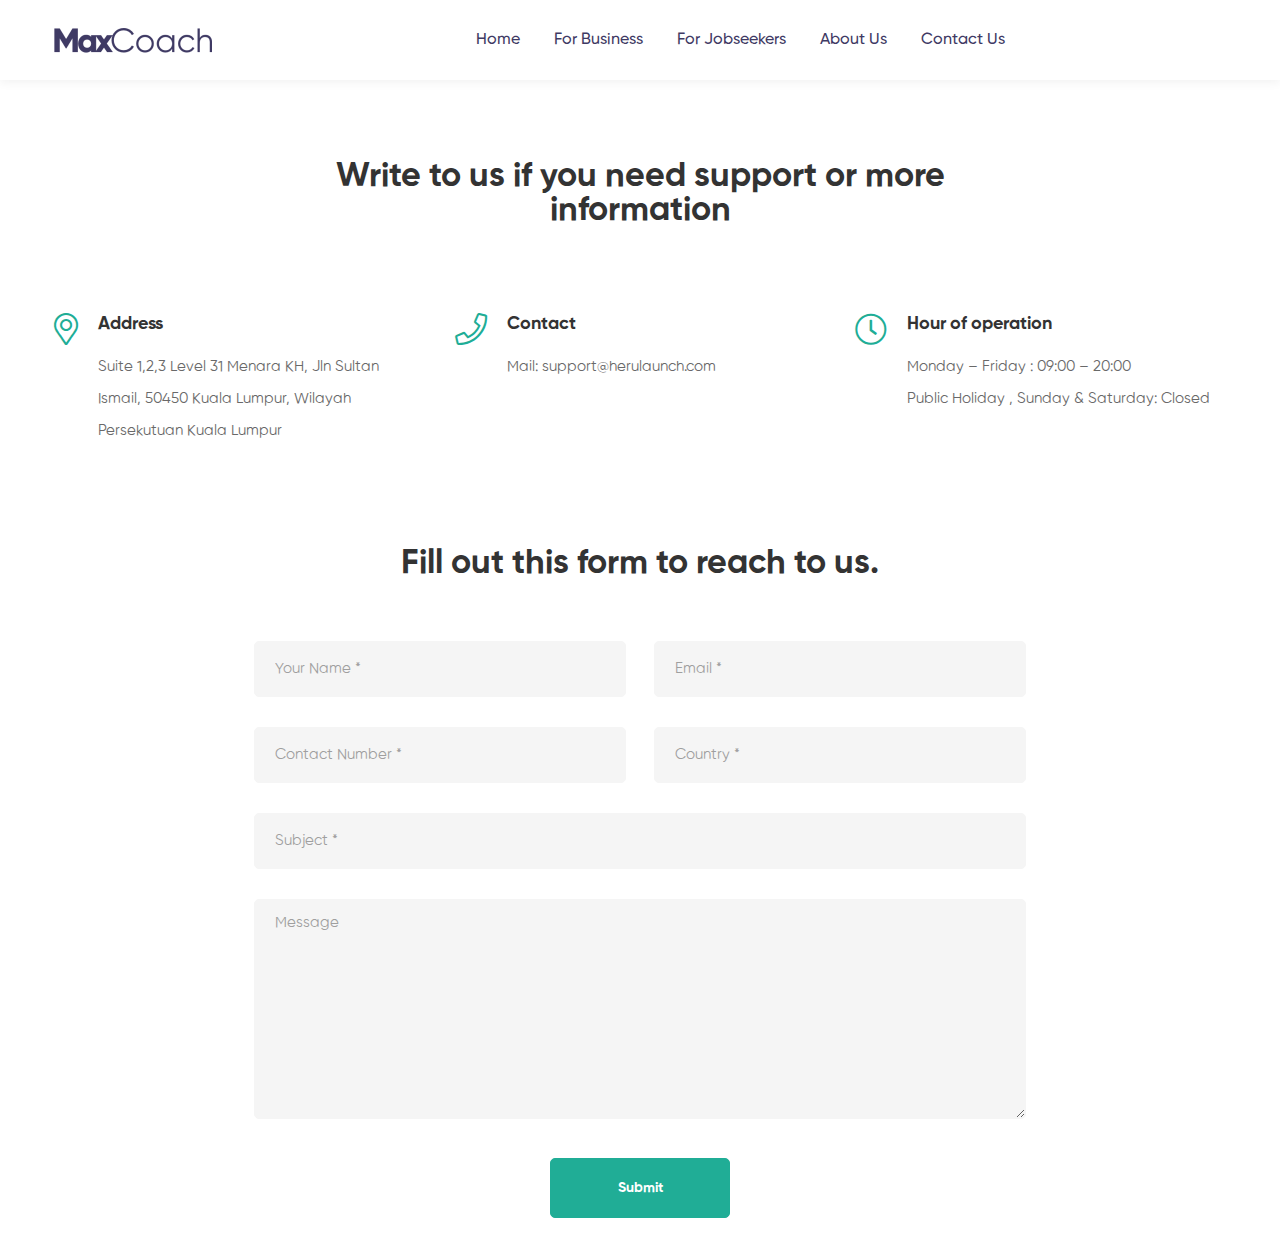
<file: contact.html>
<!DOCTYPE html>
<html class="no-js" lang="en">
  <head>
    <meta charset="utf-8" />
    <meta http-equiv="x-ua-compatible" content="ie=edge" />
    <title>Herulaunch - Contact Us</title>
    <meta name="robots" content="noindex, follow" />
    <meta name="description" content="" />
    <meta
      name="viewport"
      content="width=device-width, initial-scale=1, shrink-to-fit=no"
    />
    <!-- Favicon -->
    <link
      rel="shortcut icon"
      type="image/x-icon"
      href="assets/images/favicon.png"
    />

    <!-- CSS
	============================================ -->

    <!-- Vendor CSS (Bootstrap & Icon Font) -->
    <!-- <link rel="stylesheet" href="assets/css/vendor/bootstrap.min.css">
    <link rel="stylesheet" href="assets/css/vendor/font-awesome-pro.min.css">
    <link rel="stylesheet" href="assets/css/vendor/font-gilroy.css"> -->

    <!-- Plugins CSS (All Plugins Files) -->
    <!-- <link rel="stylesheet" href="assets/css/plugins/select2.min.css">
    <link rel="stylesheet" href="assets/css/plugins/perfect-scrollbar.css">
    <link rel="stylesheet" href="assets/css/plugins/swiper.min.css">
    <link rel="stylesheet" href="assets/css/plugins/nice-select.css">
    <link rel="stylesheet" href="assets/css/plugins/ion.rangeSlider.min.css">
    <link rel="stylesheet" href="assets/css/plugins/photoswipe.css">
    <link rel="stylesheet" href="assets/css/plugins/photoswipe-default-skin.css">
    <link rel="stylesheet" href="assets/css/plugins/magnific-popup.css">
    <link rel="stylesheet" href="assets/css/plugins/slick.css"> -->

    <!-- Main Style CSS -->
    <!-- <link rel="stylesheet" href="assets/css/style.css"> -->

    <!-- Use the minified version files listed below for better performance and remove the files listed above -->
    <link rel="stylesheet" href="assets/css/vendor/vendor.min.css" />
    <link rel="stylesheet" href="assets/css/plugins/plugins.min.css" />
    <link rel="stylesheet" href="assets/css/style.min.css" />
  </head>

  <body>
    <div id="page">
      <!-- Header Section Start -->
      <div class="header-section header-shadow sticky-header section">
        <div class="header-inner">
          <div class="container position-relative">
            <div class="row justify-content-between align-items-center">
              <!-- Header Logo Start -->
              <div class="col-xl-3 col-auto">
                <div class="header-logo">
                  <a href="index.html">
                    <img
                      class="dark-logo"
                      src="assets/images/logo/dark-logo.png"
                      alt="Learts Logo"
                    />
                    <img
                      class="light-logo"
                      src="assets/images/logo/light-logo.png"
                      alt="Learts Logo"
                    />
                  </a>
                </div>
              </div>
              <!-- Header Logo End -->

              <!-- Header Main Menu Start -->
              <div class="col d-none d-xl-block position-static">
                <nav class="site-main-menu">
                  <ul>
                    <li class="position-static">
                      <a href="index.html"
                        ><span class="menu-text">Home</span></a
                      >
                    </li>
                    <li>
                      <a href="business.html"
                        ><span class="menu-text">For Business</span></a
                      >
                    </li>
                    <li>
                      <a href="jobs.html"
                        ><span class="menu-text">For Jobseekers</span></a
                      >
                    </li>
                    <li>
                      <a href="about.html"
                        ><span class="menu-text">About Us</span></a
                      >
                    </li>
                    <li>
                      <a href="about.html"
                        ><span class="menu-text">Contact Us</span></a
                      >
                    </li>
                  </ul>
                </nav>
              </div>
              <!-- Header Main Menu End -->
              <!-- Header Right Start -->
              <div class="col-xl-1 col-auto">
                <div class="header-right">
                  <div class="inner">
                    <!-- Header Mobile Menu Toggle Start -->
                    <div class="header-mobile-menu-toggle d-xl-none ml-sm-2">
                      <button class="toggle">
                        <i class="icon-top"></i>
                        <i class="icon-middle"></i>
                        <i class="icon-bottom"></i>
                      </button>
                    </div>
                    <!-- Header Mobile Menu Toggle End -->
                  </div>
                </div>
              </div>
              <!-- Header Right End -->
            </div>
          </div>
        </div>
      </div>
      <!-- Header Section End -->

      <!-- Page Title Section Start -->
      <div class="page-title-section section section-padding-top-0">
        <div class="page-breadcrumb position-static">
          <div class="container"></div>
        </div>
      </div>
      <!-- Page Title Section End -->

      <!-- Contact Information Section Start -->
      <div class="contact-information-section section section-padding-bottom">
        <div class="container">
          <div class="row margin-bottom-85">
            <div class="col-12">
              <div class="contact-title max-width-740">
                <h2 class="title">
                  Write to us if you need support or more information
                </h2>
              </div>
            </div>
          </div>
          <div
            class="row row-30 row-cols-lg-3 row-cols-md-2 row-cols-1 max-mb-n30"
          >
            <div class="col max-mb-30">
              <!-- Single Contact Info Start -->
              <div class="contact-info">
                <div class="icon">
                  <i class="fal fa-map-marker-alt"></i>
                </div>
                <div class="info">
                  <h4 class="title">Address</h4>
                  <span class="info-text">
                    Suite 1,2,3 Level 31 Menara KH, Jln Sultan Ismail, 50450
                    Kuala Lumpur, Wilayah Persekutuan Kuala Lumpur</span
                  >
                </div>
              </div>
              <!-- Single Contact Info End -->
            </div>
            <div class="col max-mb-30">
              <!-- Single Contact Info Start -->
              <div class="contact-info">
                <div class="icon">
                  <i class="fal fa-phone"></i>
                </div>
                <div class="info">
                  <h4 class="title">Contact</h4>
                  <span class="info-text">
                    <!--                     Mobile: <strong>(+88) - 1990 - 6886</strong>
                    <br />
                    Hotline: <strong>1800 – 1102</strong>
                    <br /> -->
                    Mail:
                    <a href="mailto:support@herulaunch.com"
                      >support@herulaunch.com</a
                    >
                  </span>
                </div>
              </div>
              <!-- Single Contact Info End -->
            </div>
            <div class="col max-mb-30">
              <!-- Single Contact Info Start -->
              <div class="contact-info">
                <div class="icon">
                  <i class="fal fa-clock"></i>
                </div>
                <div class="info">
                  <h4 class="title">Hour of operation</h4>
                  <span class="info-text">
                    Monday – Friday : 09:00 – 20:00 <br />
                    Public Holiday , Sunday &amp; Saturday: Closed</span
                  >
                </div>
              </div>
              <!-- Single Contact Info End -->
            </div>
          </div>
        </div>
      </div>
      <!-- Contact Information Section End -->

      <!-- Contact Form Section Start -->
      <div class="contact-form-section section">
        <div class="container">
          <div class="row">
            <div class="offset-lg-2 col-lg-8">
              <div class="contact-title max-width-600">
                <h2 class="title">Fill out this form to reach to us.</h2>
              </div>
              <div class="contact-form">
                <form
                  action="assets/php/contact-mail.php"
                  id="contact-form"
                  method="post"
                >
                  <div class="row max-mb-n30">
                    <div class="col-md-6 col-12 max-mb-30">
                      <input
                        type="text"
                        placeholder="Your Name *"
                        name="name"
                      />
                    </div>
                    <div class="col-md-6 col-12 max-mb-30">
                      <input
                        type="email"
                        placeholder="Email *"
                        name="contact"
                      />
                    </div>
                    <div class="col-md-6 col-12 max-mb-30">
                      <input
                        type="text"
                        placeholder="Contact Number *"
                        name="contact"
                      />
                    </div>
                    <div class="col-md-6 col-12 max-mb-30">
                      <input
                        type="text"
                        placeholder="Country *"
                        name="country"
                      />
                    </div>
                    <div class="col-md-12 col-12 max-mb-30">
                      <input
                        type="text"
                        placeholder="Subject *"
                        name="subject"
                      />
                    </div>
                    <div class="col-12 max-mb-30">
                      <textarea name="message" placeholder="Message"></textarea>
                    </div>
                    <div class="col-12 text-center max-mb-30">
                      <button
                        class="btn btn-primary btn-hover-secondary btn-width-180 btn-height-60"
                      >
                        Submit
                      </button>
                    </div>
                  </div>
                </form>
                <p class="form-messege"></p>
              </div>
            </div>
          </div>
        </div>
      </div>
      <!-- Contact Form Section End -->

      <!-- Scroll Top Start -->
      <a href="#" class="scroll-top" id="scroll-top">
        <i class="arrow-top fal fa-long-arrow-up"></i>
        <i class="arrow-bottom fal fa-long-arrow-up"></i>
      </a>
      <!-- Scroll Top End -->
    </div>

    <div id="site-main-mobile-menu" class="site-main-mobile-menu">
      <div class="site-main-mobile-menu-inner">
        <div class="mobile-menu-header">
          <div class="mobile-menu-logo">
            <a href="index.html"
              ><img src="assets/images/logo/dark-logo.png" alt=""
            /></a>
          </div>
          <div class="mobile-menu-close">
            <button class="toggle">
              <i class="icon-top"></i>
              <i class="icon-bottom"></i>
            </button>
          </div>
        </div>
        <div class="mobile-menu-content">
          <nav class="site-mobile-menu">
            <ul>
              <li class="position-static">
                <a href="index.html"><span class="menu-text">Home</span></a>
              </li>
              <li>
                <a href="business.html"
                  ><span class="menu-text">For Business</span></a
                >
              </li>
              <li>
                <a href="jobs.html"
                  ><span class="menu-text">For Jobseekers</span></a
                >
              </li>
              <li>
                <a href="about.html"><span class="menu-text">About Us</span></a>
              </li>
              <li>
                <a href="contact.html"
                  ><span class="menu-text">Contact Us</span></a
                >
              </li>
            </ul>
          </nav>
        </div>
      </div>
    </div>

    <!-- JS
============================================ -->

    <!-- Vendors JS -->
    <!-- <script src="assets/js/vendor/modernizr-3.6.0.min.js"></script>
<script src="assets/js/vendor/jquery-3.6.0.min.js"></script>
<script src="assets/js/vendor/jquery-migrate-3.3.2.min.js"></script>
<script src="assets/js/vendor/bootstrap.bundle.min.js"></script> -->

    <!-- Plugins JS -->
    <!-- <script src="assets/js/plugins/parallax.min.js"></script>
<script src="assets/js/plugins/jquery.ajaxchimp.min.js"></script> -->

    <!-- Use the minified version files listed below for better performance and remove the files listed above -->
    <script src="assets/js/vendor/vendor.min.js"></script>
    <script src="assets/js/plugins/plugins.min.js"></script>

    <!-- Main Activation JS -->
    <script src="assets/js/main.js"></script>
    <!--Google Map Active-->
    <script>
      var currentYear = new Date().getFullYear();
      document.querySelector(".copyright").innerHTML =
        "&copy; " + currentYear + " Herulaunch. All Rights Reserved";
    </script>
  </body>
</html>
</file>
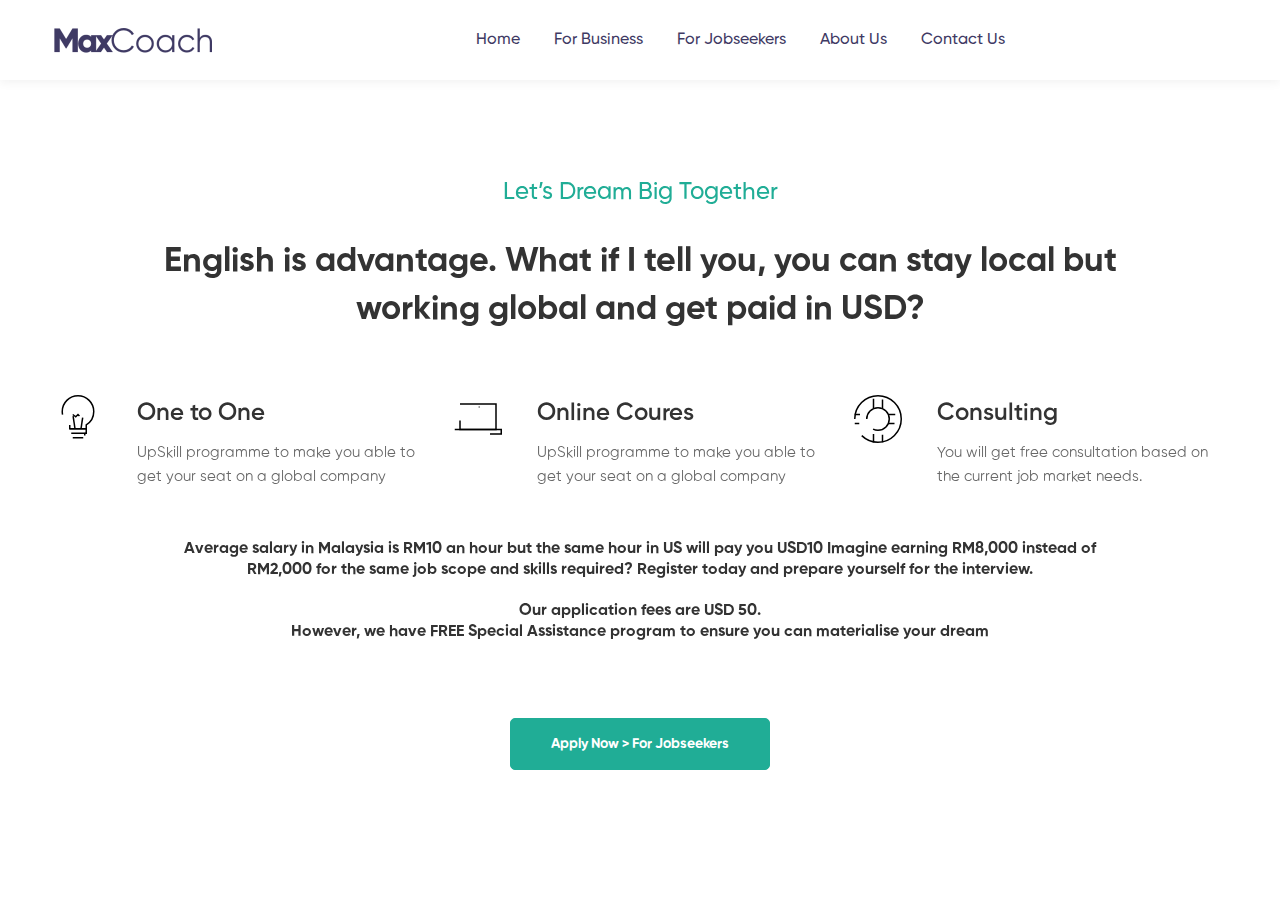
<file: jobs.html>
<!DOCTYPE html>
<html class="no-js" lang="en">
  <head>
    <meta charset="utf-8" />
    <meta http-equiv="x-ua-compatible" content="ie=edge" />
    <title>Herulaunch - Jobseekers</title>
    <meta name="robots" content="noindex, follow" />
    <meta name="description" content="" />
    <meta
      name="viewport"
      content="width=device-width, initial-scale=1, shrink-to-fit=no"
    />
    <!-- Favicon -->
    <link
      rel="shortcut icon"
      type="image/x-icon"
      href="assets/images/favicon.png"
    />

    <!-- CSS
	============================================ -->

    <!-- Vendor CSS (Bootstrap & Icon Font) -->
    <!-- <link rel="stylesheet" href="assets/css/vendor/bootstrap.min.css">
    <link rel="stylesheet" href="assets/css/vendor/font-awesome-pro.min.css">
    <link rel="stylesheet" href="assets/css/vendor/font-gilroy.css"> -->

    <!-- Plugins CSS (All Plugins Files) -->
    <!-- <link rel="stylesheet" href="assets/css/plugins/select2.min.css">
    <link rel="stylesheet" href="assets/css/plugins/perfect-scrollbar.css">
    <link rel="stylesheet" href="assets/css/plugins/swiper.min.css">
    <link rel="stylesheet" href="assets/css/plugins/nice-select.css">
    <link rel="stylesheet" href="assets/css/plugins/ion.rangeSlider.min.css">
    <link rel="stylesheet" href="assets/css/plugins/photoswipe.css">
    <link rel="stylesheet" href="assets/css/plugins/photoswipe-default-skin.css">
    <link rel="stylesheet" href="assets/css/plugins/magnific-popup.css">
    <link rel="stylesheet" href="assets/css/plugins/slick.css"> -->

    <!-- Main Style CSS -->
    <!-- <link rel="stylesheet" href="assets/css/style.css"> -->

    <!-- Use the minified version files listed below for better performance and remove the files listed above -->
    <link rel="stylesheet" href="assets/css/vendor/vendor.min.css" />
    <link rel="stylesheet" href="assets/css/plugins/plugins.min.css" />
    <link rel="stylesheet" href="assets/css/style.min.css" />
  </head>

  <body>
    <div id="page">
      <!-- Header Section Start -->
      <div class="header-section header-shadow sticky-header section">
        <div class="header-inner">
          <div class="container position-relative">
            <div class="row justify-content-between align-items-center">
              <!-- Header Logo Start -->
              <div class="col-xl-3 col-auto">
                <div class="header-logo">
                  <a href="index.html">
                    <img
                      class="dark-logo"
                      src="assets/images/logo/dark-logo.png"
                      alt="Learts Logo"
                    />
                    <img
                      class="light-logo"
                      src="assets/images/logo/light-logo.png"
                      alt="Learts Logo"
                    />
                  </a>
                </div>
              </div>
              <!-- Header Logo End -->

              <!-- Header Main Menu Start -->
              <div class="col d-none d-xl-block position-static">
                <nav class="site-main-menu">
                  <ul>
                    <li class="position-static">
                      <a href="index.html"
                        ><span class="menu-text">Home</span></a
                      >
                    </li>
                    <li>
                      <a href="business.html"
                        ><span class="menu-text">For Business</span></a
                      >
                    </li>
                    <li>
                      <a href="jobs.html"
                        ><span class="menu-text">For Jobseekers</span></a
                      >
                    </li>
                    <li>
                      <a href="about.html"
                        ><span class="menu-text">About Us</span></a
                      >
                    </li>
                    <li>
                      <a href="contact.html"
                        ><span class="menu-text">Contact Us</span></a
                      >
                    </li>
                  </ul>
                </nav>
              </div>
              <!-- Header Main Menu End -->
              <!-- Header Right Start -->
              <div class="col-xl-1 col-auto">
                <div class="header-right">
                  <div class="inner">
                    <!-- Header Mobile Menu Toggle Start -->
                    <div class="header-mobile-menu-toggle d-xl-none ml-sm-2">
                      <button class="toggle">
                        <i class="icon-top"></i>
                        <i class="icon-middle"></i>
                        <i class="icon-bottom"></i>
                      </button>
                    </div>
                    <!-- Header Mobile Menu Toggle End -->
                  </div>
                </div>
              </div>
              <!-- Header Right End -->
            </div>
          </div>
        </div>
      </div>
      <!-- Header Section End -->

      <!-- Feature Section Start -->
      <div class="section mt-5 pt-5">
        <div class="container">
          <!-- Section Title Start -->
          <div class="section-title-two text-center" data-aos="fade-up">
            <span class="sub-title">Let’s Dream Big Together</span>
            <h2 class="title">
              English is advantage. What if I tell you, you can stay local but
              working global and get paid in USD?
            </h2>
          </div>
          <!-- Section Title End -->

          <!-- Feature Wrapper Start -->
          <div class="row row-cols-xl-3 row-cols-md-2 row-cols-1 max-mb-n60">
            <!-- Feature Start (Icon Box) -->
            <div class="col max-mb-60" data-aos="fade-up">
              <div class="icon-box-list" data-vivus-hover>
                <div class="icon">
                  <img
                    class="svgInject"
                    src="assets/images/svg/linea/linea-basic-lightbulb.svg"
                    alt=""
                  />
                </div>
                <div class="content">
                  <h3 class="title">One to One</h3>
                  <div class="desc">
                    <p>
                      UpSkill programme to make you able to get your seat on a
                      global company
                    </p>
                  </div>
                </div>
              </div>
            </div>
            <!-- Feature Start (Icon Box) -->

            <!-- Feature Start (Icon Box) -->
            <div class="col max-mb-60" data-aos="fade-up">
              <div class="icon-box-list" data-vivus-hover>
                <div class="icon">
                  <img
                    class="svgInject"
                    src="assets/images/svg/linea/linea-basic-laptop.svg"
                    alt=""
                  />
                </div>
                <div class="content">
                  <h3 class="title">Online Coures</h3>
                  <div class="desc">
                    <p>
                      UpSkill programme to make you able to get your seat on a
                      global company
                    </p>
                  </div>
                </div>
              </div>
            </div>
            <!-- Feature Start (Icon Box) -->

            <!-- Feature Start (Icon Box) -->
            <div class="col max-mb-60" data-aos="fade-up">
              <div class="icon-box-list" data-vivus-hover>
                <div class="icon">
                  <img
                    class="svgInject"
                    src="assets/images/svg/linea/linea-basic-life-buoy.svg"
                    alt=""
                  />
                </div>
                <div class="content">
                  <h3 class="title">Consulting</h3>
                  <div class="desc">
                    <p>
                      You will get free consultation based on the current job
                      market needs.
                    </p>
                  </div>
                </div>
              </div>
            </div>
            <!-- Feature Start (Icon Box) -->
          </div>
          <!-- Feature Wrapper End -->

          <!-- Section Title Start -->
          <br />
          <div class="section-title-two text-center mt-4" data-aos="fade-up">
            <h6>
              Average salary in Malaysia is RM10 an hour but the same hour in US
              will pay you USD10 Imagine earning RM8,000 instead of RM2,000 for
              the same job scope and skills required? Register today and prepare
              yourself for the interview.

              <br />
              <br />Our application fees are USD 50.<br />
              However, we have FREE Special Assistance program to ensure you can
              materialise your dream
            </h6>
          </div>
          <!-- Section Title End -->

          <div class="row">
            <div class="col text-center mb-5">
              <a
                href="jobseekers.html"
                class="btn btn-primary btn-hover-secondary margin-15"
              >
                Apply Now > For Jobseekers
              </a>
            </div>
          </div>
        </div>
      </div>
      <!-- Feature Section End -->


      <!-- Scroll Top Start -->
      <a href="#" class="scroll-top" id="scroll-top">
        <i class="arrow-top fal fa-long-arrow-up"></i>
        <i class="arrow-bottom fal fa-long-arrow-up"></i>
      </a>
      <!-- Scroll Top End -->
    </div>

    <div id="site-main-mobile-menu" class="site-main-mobile-menu">
      <div class="site-main-mobile-menu-inner">
        <div class="mobile-menu-header">
          <div class="mobile-menu-logo">
            <a href="index.html"
              ><img src="assets/images/logo/dark-logo.png" alt=""
            /></a>
          </div>
          <div class="mobile-menu-close">
            <button class="toggle">
              <i class="icon-top"></i>
              <i class="icon-bottom"></i>
            </button>
          </div>
        </div>
        <div class="mobile-menu-content">
          <nav class="site-mobile-menu">
            <ul>
              <li class="position-static">
                <a href="index.html"><span class="menu-text">Home</span></a>
              </li>
              <li>
                <a href="business.html"
                  ><span class="menu-text">For Business</span></a
                >
              </li>
              <li>
                <a href="jobs.html"
                  ><span class="menu-text">For Jobseekers</span></a
                >
              </li>
              <li>
                <a href="about.html"><span class="menu-text">About Us</span></a>
              </li>
              <li>
                <a href="contact.html"><span class="menu-text">Contact Us</span></a>
              </li>
            </ul>
          </nav>
        </div>
      </div>
    </div>

    <!-- JS
============================================ -->

    <!-- Vendors JS -->
    <!-- <script src="assets/js/vendor/modernizr-3.6.0.min.js"></script>
<script src="assets/js/vendor/jquery-3.6.0.min.js"></script>
<script src="assets/js/vendor/jquery-migrate-3.3.2.min.js"></script>
<script src="assets/js/vendor/bootstrap.bundle.min.js"></script> -->

    <!-- Plugins JS -->
    <!-- <script src="assets/js/plugins/parallax.min.js"></script>
<script src="assets/js/plugins/jquery.ajaxchimp.min.js"></script> -->

    <!-- Use the minified version files listed below for better performance and remove the files listed above -->
    <script src="assets/js/vendor/vendor.min.js"></script>
    <script src="assets/js/plugins/plugins.min.js"></script>

    <!-- Main Activation JS -->
    <script src="assets/js/main.js"></script>
    <script>
      var currentYear = new Date().getFullYear();
      document.querySelector(".copyright").innerHTML =
        "&copy; " + currentYear + " Herulaunch. All Rights Reserved";
    </script>
  </body>
</html>
</file>
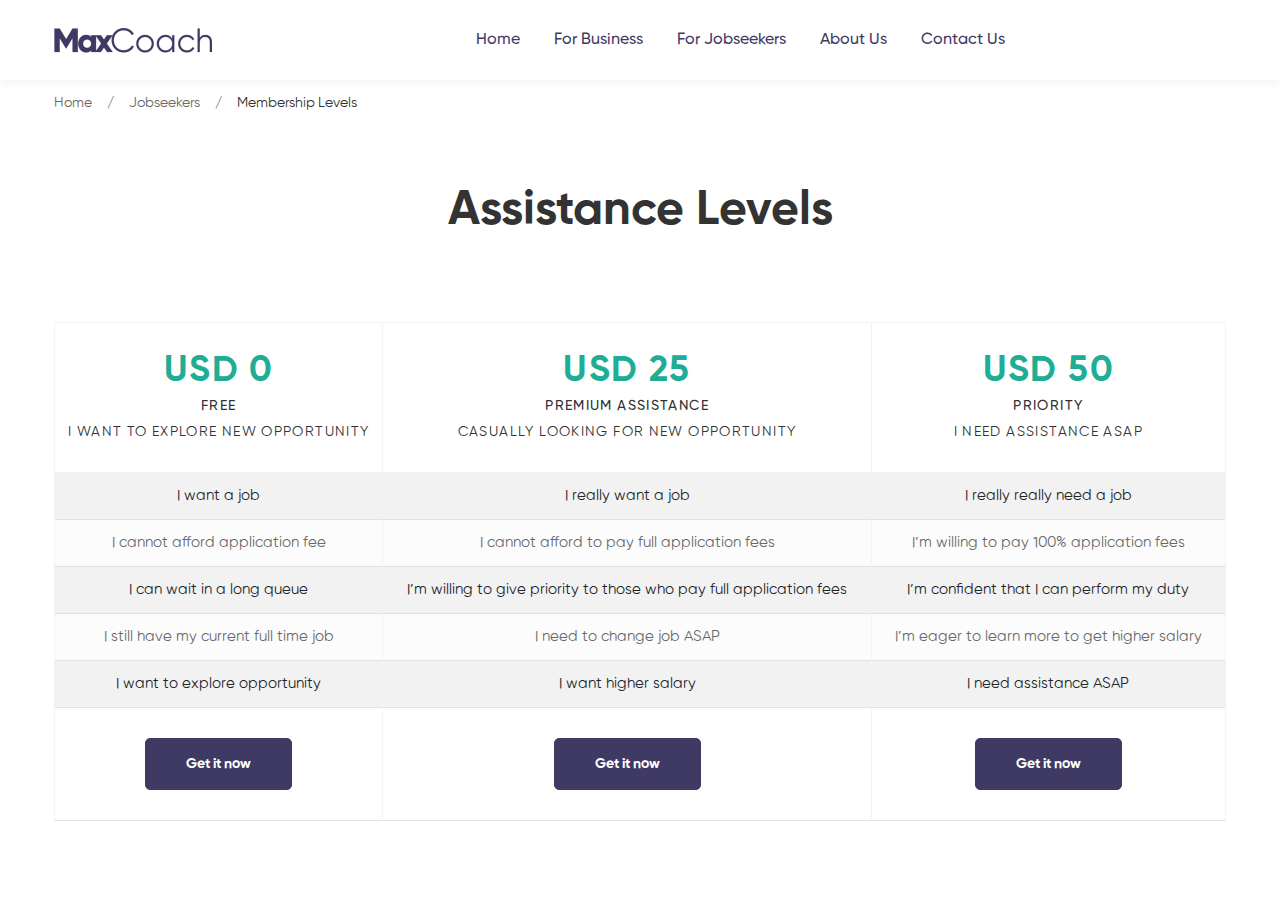
<file: jobseekers.html>
<!DOCTYPE html>
<html class="no-js" lang="en">
  <head>
    <meta charset="utf-8" />
    <meta http-equiv="x-ua-compatible" content="ie=edge" />
    <title>Membership Level - MaxCoach</title>
    <meta name="robots" content="noindex, follow" />
    <meta name="description" content="" />
    <meta
      name="viewport"
      content="width=device-width, initial-scale=1, shrink-to-fit=no"
    />
    <!-- Favicon -->
    <link
      rel="shortcut icon"
      type="image/x-icon"
      href="assets/images/favicon.png"
    />

    <!-- CSS
	============================================ -->

    <!-- Vendor CSS (Bootstrap & Icon Font) -->
    <!-- <link rel="stylesheet" href="assets/css/vendor/bootstrap.min.css">
    <link rel="stylesheet" href="assets/css/vendor/font-awesome-pro.min.css">
    <link rel="stylesheet" href="assets/css/vendor/font-gilroy.css"> -->

    <!-- Plugins CSS (All Plugins Files) -->
    <!-- <link rel="stylesheet" href="assets/css/plugins/select2.min.css">
    <link rel="stylesheet" href="assets/css/plugins/perfect-scrollbar.css">
    <link rel="stylesheet" href="assets/css/plugins/swiper.min.css">
    <link rel="stylesheet" href="assets/css/plugins/nice-select.css">
    <link rel="stylesheet" href="assets/css/plugins/ion.rangeSlider.min.css">
    <link rel="stylesheet" href="assets/css/plugins/photoswipe.css">
    <link rel="stylesheet" href="assets/css/plugins/photoswipe-default-skin.css">
    <link rel="stylesheet" href="assets/css/plugins/magnific-popup.css">
    <link rel="stylesheet" href="assets/css/plugins/slick.css"> -->

    <!-- Main Style CSS -->
    <!-- <link rel="stylesheet" href="assets/css/style.css"> -->

    <!-- Use the minified version files listed below for better performance and remove the files listed above -->
    <link rel="stylesheet" href="assets/css/vendor/vendor.min.css" />
    <link rel="stylesheet" href="assets/css/plugins/plugins.min.css" />
    <link rel="stylesheet" href="assets/css/style.min.css" />
  </head>

  <body>
    <div id="page">
      <!-- Header Section Start -->
      <div class="header-section header-shadow sticky-header section">
        <div class="header-inner">
          <div class="container position-relative">
            <div class="row justify-content-between align-items-center">
              <!-- Header Logo Start -->
              <div class="col-xl-3 col-auto">
                <div class="header-logo">
                  <a href="index.html">
                    <img
                      class="dark-logo"
                      src="assets/images/logo/dark-logo.png"
                      alt="Learts Logo"
                    />
                    <img
                      class="light-logo"
                      src="assets/images/logo/light-logo.png"
                      alt="Learts Logo"
                    />
                  </a>
                </div>
              </div>
              <!-- Header Logo End -->

              <!-- Header Main Menu Start -->
              <div class="col d-none d-xl-block position-static">
                <nav class="site-main-menu">
                  <ul>
                    <li class="position-static">
                      <a href="index.html"
                        ><span class="menu-text">Home</span></a
                      >
                    </li>
                    <li>
                      <a href="business.html"
                        ><span class="menu-text">For Business</span></a
                      >
                    </li>
                    <li>
                      <a href="jobs.html"
                        ><span class="menu-text">For Jobseekers</span></a
                      >
                    </li>
                    <li>
                      <a href="about.html"
                        ><span class="menu-text">About Us</span></a
                      >
                    </li>
                    <li>
                      <a href="contact.html"
                        ><span class="menu-text">Contact Us</span></a
                      >
                    </li>
                  </ul>
                </nav>
              </div>
              <!-- Header Main Menu End -->
              <!-- Header Right Start -->
              <div class="col-xl-1 col-auto">
                <div class="header-right">
                  <div class="inner">
                    <!-- Header Mobile Menu Toggle Start -->
                    <div class="header-mobile-menu-toggle d-xl-none ml-sm-2">
                      <button class="toggle">
                        <i class="icon-top"></i>
                        <i class="icon-middle"></i>
                        <i class="icon-bottom"></i>
                      </button>
                    </div>
                    <!-- Header Mobile Menu Toggle End -->
                  </div>
                </div>
              </div>
              <!-- Header Right End -->
            </div>
          </div>
        </div>
      </div>
      <!-- Header Section End -->

      <!-- Page Title Section Start -->
      <div class="page-title-section section">
        <div class="page-title">
          <div class="container">
            <h1 class="title">Assistance Levels</h1>
          </div>
        </div>
        <div class="page-breadcrumb">
          <div class="container">
            <ul class="breadcrumb">
              <li><a href="index.html">Home</a></li>
              <li><a href="jobs.html">Jobseekers</a></li>
              <li class="current">Membership Levels</li>
            </ul>
          </div>
        </div>
      </div>
      <!-- Page Title Section End -->

      <!-- Membership Section Start -->
      <div class="section section-padding-bottom">
        <div class="container">
          <!-- Pricing Table (Table) Start -->
          <table
            class="membership-price-table table table-striped table-bordered d-none d-md-table"
          >
            <thead>
              <tr>
                <th>
                  <div class="price"><span class="amount"> USD 0 </span></div>
                  <div class="title">FREE</div>
                  <div class="desc">I want to explore new opportunity</div>
                </th>
                <th>
                  <div class="price"><span class="amount"> USD 25 </span></div>
                  <div class="title">PREMIUM ASSISTANCE</div>
                  <div class="desc">Casually looking for new opportunity</div>
                </th>
                <th>
                  <div class="price"><span class="amount"> USD 50 </span></div>
                  <div class="title">PRIORITY</div>
                  <div class="desc">I need assistance ASAP</div>
                </th>
              </tr>
            </thead>
            <tbody>
              <tr>
                <td>I want a job</td>
                <td>I really want a job</td>
                <td>I really really need a job</td>
              </tr>
              <tr>
                <td>I cannot afford application fee</td>
                <td>I cannot afford to pay full application fees</td>
                <td>I’m willing to pay 100% application fees</td>
              </tr>
              <tr>
                <td>I can wait in a long queue</td>
                <td>
                  I’m willing to give priority to those who pay full application
                  fees
                </td>
                <td>I’m confident that I can perform my duty</td>
              </tr>
              <tr>
                <td>I still have my current full time job</td>
                <td>I need to change job ASAP</td>
                <td>I’m eager to learn more to get higher salary</td>
              </tr>
              <tr>
                <td>I want to explore opportunity</td>
                <td>I want higher salary</td>
                <td>I need assistance ASAP</td>
              </tr>
            </tbody>
            <tfoot>
              <tr>
                <td>
                  <a class="btn btn-secondary" href="JavaScript:Void(0);"
                    >Get it now</a
                  >
                </td>
                <td>
                  <a class="btn btn-secondary" href="JavaScript:Void(0);"
                    >Get it now</a
                  >
                </td>
                <td>
                  <a class="btn btn-secondary" href="JavaScript:Void(0);"
                    >Get it now</a
                  >
                </td>
              </tr>
            </tfoot>
          </table>
          <!-- Pricing Table (Table) End -->

          <!-- Pricing Table Start -->
          <div
            class="row row-cols-lg-3 row-cols-md-2 row-cols-1 max-mb-n30 d-md-none"
          >
            <!-- Pricing Table Item Start -->
            <div class="col max-mb-30">
              <div class="pricing">
                <div class="pricing-header">
                  <div class="price"><span class="amount">USD 0</span></div>
                  <h6 class="title">Free</h6>
                  <div class="desc">IF YOU</div>
                </div>
                <div class="pricing-body">
                  <ul>
                    <li>I want a job</li>
                    <li>I cannot afford application fees</li>
                    <li>I can wait in a long queue</li>
                    <li>I still have my current full time job</li>
                    <li>I want to explore opportunity</li>
                  </ul>
                </div>
                <div class="pricing-footer">
                  <a class="btn btn-secondary" href="JavaScript:Void(0);"
                    >Get it now</a
                  >
                </div>
              </div>
            </div>
            <!-- Pricing Table Item End -->

            <!-- Pricing Table Item Start -->
            <div class="col max-mb-30">
              <div class="pricing">
                <div class="pricing-header">
                  <div class="price"><span class="amount">USD 25</span></div>
                  <h6 class="title">PREMIUM ASSISTANCE</h6>
                  <div class="desc">IF YOU</div>
                </div>
                <div class="pricing-body">
                  <ul>
                    <li>I really want a job</li>
                    <li>I cannot afford to pay full application fees</li>
                    <li>
                      I’m willing to give priority to those who pay full
                      application fees
                    </li>
                    <li>I need to change job ASAP</li>
                    <li>I want higher salary</li>
                  </ul>
                </div>
                <div class="pricing-footer">
                  <a class="btn btn-secondary" href="JavaScript:Void(0);"
                    >Get it now</a
                  >
                </div>
              </div>
            </div>
            <!-- Pricing Table Item End -->

            <!-- Pricing Table Item Start -->
            <div class="col max-mb-30">
              <div class="pricing">
                <div class="pricing-header">
                  <div class="price"><span class="amount">USD 50</span></div>
                  <h6 class="title">PRIORITY</h6>
                  <div class="desc">IF YOU</div>
                </div>
                <div class="pricing-body">
                  <ul>
                    <li>I really really want a job</li>
                    <li>I’m willing to pay 100% application fees</li>
                    <li>I’m confident that I can perform my duty</li>
                    <li>I’m eager to learn more to get higher salary</li>
                    <li>I need assistance ASAP</li>
                  </ul>
                </div>
                <div class="pricing-footer">
                  <a class="btn btn-secondary" href="JavaScript:Void(0);"
                    >Get it now</a
                  >
                </div>
              </div>
            </div>
            <!-- Pricing Table Item End -->
          </div>
          <!-- Pricing Table End -->
        </div>
      </div>
      <!-- Membership Section End -->

      <!-- Scroll Top Start -->
      <a href="#" class="scroll-top" id="scroll-top">
        <i class="arrow-top fal fa-long-arrow-up"></i>
        <i class="arrow-bottom fal fa-long-arrow-up"></i>
      </a>
      <!-- Scroll Top End -->
    </div>

    <div id="site-main-mobile-menu" class="site-main-mobile-menu">
      <div class="site-main-mobile-menu-inner">
        <div class="mobile-menu-header">
          <div class="mobile-menu-logo">
            <a href="index.html"
              ><img src="assets/images/logo/dark-logo.png" alt=""
            /></a>
          </div>
          <div class="mobile-menu-close">
            <button class="toggle">
              <i class="icon-top"></i>
              <i class="icon-bottom"></i>
            </button>
          </div>
        </div>
        <div class="mobile-menu-content">
          <nav class="site-mobile-menu">
            <ul>
              <li class="position-static">
                <a href="index.html"><span class="menu-text">Home</span></a>
              </li>
              <li>
                <a href="business.html"
                  ><span class="menu-text">For Business</span></a
                >
              </li>
              <li>
                <a href="jobs.html"
                  ><span class="menu-text">For Jobseekers</span></a
                >
              </li>
              <li>
                <a href="about.html"><span class="menu-text">About Us</span></a>
              </li>
              <li>
                <a href="contact.html"><span class="menu-text">Contact Us</span></a>
              </li>
            </ul>
          </nav>
        </div>
      </div>
    </div>

    <!-- JS
============================================ -->

    <!-- Vendors JS -->
    <!-- <script src="assets/js/vendor/modernizr-3.6.0.min.js"></script>
<script src="assets/js/vendor/jquery-3.6.0.min.js"></script>
<script src="assets/js/vendor/jquery-migrate-3.3.2.min.js"></script>
<script src="assets/js/vendor/bootstrap.bundle.min.js"></script> -->

    <!-- Plugins JS -->
    <!-- <script src="assets/js/plugins/parallax.min.js"></script>
<script src="assets/js/plugins/jquery.ajaxchimp.min.js"></script> -->

    <!-- Use the minified version files listed below for better performance and remove the files listed above -->
    <script src="assets/js/vendor/vendor.min.js"></script>
    <script src="assets/js/plugins/plugins.min.js"></script>

    <!-- Main Activation JS -->
    <script src="assets/js/main.js"></script>
  </body>
</html>
</file>
<file: assets/css/vendor/font-gilroy.css>
@charset "UTF-8";

@font-face {
    font-family: "Gilroy";
    font-weight: 400;
    font-style: normal;

    src: url("../../fonts/gilroy/Gilroy-Regular.otf") format("truetype");
}

@font-face {
    font-family: "Gilroy";
    font-weight: 100;
    font-style: normal;

    src: url("../../fonts/gilroy/Gilroy-Thin.otf") format("truetype");
}

@font-face {
    font-family: "Gilroy";
    font-weight: 200;
    font-style: normal;

    src: url("../../fonts/gilroy/Gilroy-UltraLight.otf") format("truetype");
}

@font-face {
    font-family: "Gilroy";
    font-weight: 300;
    font-style: normal;

    src: url("../../fonts/gilroy/Gilroy-Light.otf") format("truetype");
}

@font-face {
    font-family: "Gilroy";
    font-weight: 500;
    font-style: normal;

    src: url("../../fonts/gilroy/Gilroy-Medium.otf") format("truetype");
}

@font-face {
    font-family: "Gilroy";
    font-weight: 600;
    font-style: normal;

    src: url("../../fonts/gilroy/Gilroy-Semibold.otf") format("truetype");
}

@font-face {
    font-family: "Gilroy";
    font-weight: 700;
    font-style: normal;

    src: url("../../fonts/gilroy/Gilroy-Bold.otf") format("truetype");
}

@font-face {
    font-family: "Gilroy";
    font-weight: 800;
    font-style: normal;

    src: url("../../fonts/gilroy/Gilroy-Extrabold.otf") format("truetype");
}

@font-face {
    font-family: "Gilroy";
    font-weight: 900;
    font-style: normal;

    src: url("../../fonts/gilroy/Gilroy-Black.otf") format("truetype");
}
</file>
<file: assets/css/plugins/ion.rangeSlider.min.css>
/*!Ion.RangeSlider, 2.3.1, © Denis Ineshin, 2010 - 2019, IonDen.com, Build date: 2019-12-19 16:51:02*/.irs{position:relative;display:block;-webkit-touch-callout:none;-webkit-user-select:none;-khtml-user-select:none;-moz-user-select:none;-ms-user-select:none;user-select:none;font-size:12px;font-family:Arial,sans-serif}.irs-line{position:relative;display:block;overflow:hidden;outline:none !important}.irs-bar{position:absolute;display:block;left:0;width:0}.irs-shadow{position:absolute;display:none;left:0;width:0}.irs-handle{position:absolute;display:block;box-sizing:border-box;cursor:default;z-index:1}.irs-handle.type_last{z-index:2}.irs-min,.irs-max{position:absolute;display:block;cursor:default}.irs-min{left:0}.irs-max{right:0}.irs-from,.irs-to,.irs-single{position:absolute;display:block;top:0;left:0;cursor:default;white-space:nowrap}.irs-grid{position:absolute;display:none;bottom:0;left:0;width:100%;height:20px}.irs-with-grid .irs-grid{display:block}.irs-grid-pol{position:absolute;top:0;left:0;width:1px;height:8px;background:#000}.irs-grid-pol.small{height:4px}.irs-grid-text{position:absolute;bottom:0;left:0;white-space:nowrap;text-align:center;font-size:9px;line-height:9px;padding:0 3px;color:#000}.irs-disable-mask{position:absolute;display:block;top:0;left:-1%;width:102%;height:100%;cursor:default;background:rgba(0,0,0,0);z-index:2}.lt-ie9 .irs-disable-mask{background:#000;filter:alpha(opacity=0);cursor:not-allowed}.irs-disabled{opacity:.4}.irs-hidden-input{position:absolute !important;display:block !important;top:0 !important;left:0 !important;width:0 !important;height:0 !important;font-size:0 !important;line-height:0 !important;padding:0 !important;margin:0 !important;overflow:hidden;outline:none !important;z-index:-9999 !important;background:none !important;border-style:solid !important;border-color:transparent !important}.irs--flat{height:40px}.irs--flat.irs-with-grid{height:60px}.irs--flat .irs-line{top:25px;height:12px;background-color:#e1e4e9;border-radius:4px}.irs--flat .irs-bar{top:25px;height:12px;background-color:#ed5565}.irs--flat .irs-bar--single{border-radius:4px 0 0 4px}.irs--flat .irs-shadow{height:1px;bottom:16px;background-color:#e1e4e9}.irs--flat .irs-handle{top:22px;width:16px;height:18px;background-color:transparent}.irs--flat .irs-handle>i:first-child{position:absolute;display:block;top:0;left:50%;width:2px;height:100%;margin-left:-1px;background-color:#da4453}.irs--flat .irs-handle.state_hover>i:first-child,.irs--flat .irs-handle:hover>i:first-child{background-color:#a43540}.irs--flat .irs-min,.irs--flat .irs-max{top:0;padding:1px 3px;color:#999;font-size:10px;line-height:1.333;text-shadow:none;background-color:#e1e4e9;border-radius:4px}.irs--flat .irs-from,.irs--flat .irs-to,.irs--flat .irs-single{color:white;font-size:10px;line-height:1.333;text-shadow:none;padding:1px 5px;background-color:#ed5565;border-radius:4px}.irs--flat .irs-from:before,.irs--flat .irs-to:before,.irs--flat .irs-single:before{position:absolute;display:block;content:"";bottom:-6px;left:50%;width:0;height:0;margin-left:-3px;overflow:hidden;border:3px solid transparent;border-top-color:#ed5565}.irs--flat .irs-grid-pol{background-color:#e1e4e9}.irs--flat .irs-grid-text{color:#999}.irs--big{height:55px}.irs--big.irs-with-grid{height:70px}.irs--big .irs-line{top:33px;height:12px;background-color:white;background:linear-gradient(to bottom, #ddd -50%, white 150%);border:1px solid #ccc;border-radius:12px}.irs--big .irs-bar{top:33px;height:12px;background-color:#92bce0;border:1px solid #428bca;background:linear-gradient(to bottom, #ffffff 0%, #428bca 30%, #b9d4ec 100%);box-shadow:inset 0 0 1px 1px rgba(255,255,255,0.5)}.irs--big .irs-bar--single{border-radius:12px 0 0 12px}.irs--big .irs-shadow{height:1px;bottom:16px;background-color:rgba(66,139,202,0.5)}.irs--big .irs-handle{top:25px;width:30px;height:30px;border:1px solid rgba(0,0,0,0.3);background-color:#cbcfd5;background:linear-gradient(to bottom, white 0%, #B4B9BE 30%, white 100%);box-shadow:1px 1px 2px rgba(0,0,0,0.2),inset 0 0 3px 1px white;border-radius:30px}.irs--big .irs-handle.state_hover,.irs--big .irs-handle:hover{border-color:rgba(0,0,0,0.45);background-color:#939ba7;background:linear-gradient(to bottom, white 0%, #919BA5 30%, white 100%)}.irs--big .irs-min,.irs--big .irs-max{top:0;padding:1px 5px;color:white;text-shadow:none;background-color:#9f9f9f;border-radius:3px}.irs--big .irs-from,.irs--big .irs-to,.irs--big .irs-single{color:white;text-shadow:none;padding:1px 5px;background-color:#428bca;background:linear-gradient(to bottom, #428bca 0%, #3071a9 100%);border-radius:3px}.irs--big .irs-grid-pol{background-color:#428bca}.irs--big .irs-grid-text{color:#428bca}.irs--modern{height:55px}.irs--modern.irs-with-grid{height:55px}.irs--modern .irs-line{top:25px;height:5px;background-color:#d1d6e0;background:linear-gradient(to bottom, #e0e4ea 0%, #d1d6e0 100%);border:1px solid #a3adc1;border-bottom-width:0;border-radius:5px}.irs--modern .irs-bar{top:25px;height:5px;background:#20b426;background:linear-gradient(to bottom, #20b426 0%, #18891d 100%)}.irs--modern .irs-bar--single{border-radius:5px 0 0 5px}.irs--modern .irs-shadow{height:1px;bottom:21px;background-color:rgba(209,214,224,0.5)}.irs--modern .irs-handle{top:37px;width:12px;height:13px;border:1px solid #a3adc1;border-top-width:0;box-shadow:1px 1px 1px rgba(0,0,0,0.1);border-radius:0 0 3px 3px}.irs--modern .irs-handle>i:nth-child(1){position:absolute;display:block;top:-4px;left:1px;width:6px;height:6px;border:1px solid #a3adc1;background:white;transform:rotate(45deg)}.irs--modern .irs-handle>i:nth-child(2){position:absolute;display:block;box-sizing:border-box;top:0;left:0;width:10px;height:12px;background:#e9e6e6;background:linear-gradient(to bottom, white 0%, #e9e6e6 100%);border-radius:0 0 3px 3px}.irs--modern .irs-handle>i:nth-child(3){position:absolute;display:block;box-sizing:border-box;top:3px;left:3px;width:4px;height:5px;border-left:1px solid #a3adc1;border-right:1px solid #a3adc1}.irs--modern .irs-handle.state_hover,.irs--modern .irs-handle:hover{border-color:#7685a2;background:#c3c7cd;background:linear-gradient(to bottom, #ffffff 0%, #919ba5 30%, #ffffff 100%)}.irs--modern .irs-handle.state_hover>i:nth-child(1),.irs--modern .irs-handle:hover>i:nth-child(1){border-color:#7685a2}.irs--modern .irs-handle.state_hover>i:nth-child(3),.irs--modern .irs-handle:hover>i:nth-child(3){border-color:#48536a}.irs--modern .irs-min,.irs--modern .irs-max{top:0;font-size:10px;line-height:1.333;text-shadow:none;padding:1px 5px;color:white;background-color:#d1d6e0;border-radius:5px}.irs--modern .irs-from,.irs--modern .irs-to,.irs--modern .irs-single{font-size:10px;line-height:1.333;text-shadow:none;padding:1px 5px;background-color:#20b426;color:white;border-radius:5px}.irs--modern .irs-from:before,.irs--modern .irs-to:before,.irs--modern .irs-single:before{position:absolute;display:block;content:"";bottom:-6px;left:50%;width:0;height:0;margin-left:-3px;overflow:hidden;border:3px solid transparent;border-top-color:#20b426}.irs--modern .irs-grid{height:25px}.irs--modern .irs-grid-pol{background-color:#dedede}.irs--modern .irs-grid-text{color:silver;font-size:13px}.irs--sharp{height:50px;font-size:12px;line-height:1}.irs--sharp.irs-with-grid{height:57px}.irs--sharp .irs-line{top:30px;height:2px;background-color:black;border-radius:2px}.irs--sharp .irs-bar{top:30px;height:2px;background-color:#ee22fa}.irs--sharp .irs-bar--single{border-radius:2px 0 0 2px}.irs--sharp .irs-shadow{height:1px;bottom:21px;background-color:rgba(0,0,0,0.5)}.irs--sharp .irs-handle{top:25px;width:10px;height:10px;background-color:#a804b2}.irs--sharp .irs-handle>i:first-child{position:absolute;display:block;top:100%;left:0;width:0;height:0;border:5px solid transparent;border-top-color:#a804b2}.irs--sharp .irs-handle.state_hover,.irs--sharp .irs-handle:hover{background-color:black}.irs--sharp .irs-handle.state_hover>i:first-child,.irs--sharp .irs-handle:hover>i:first-child{border-top-color:black}.irs--sharp .irs-min,.irs--sharp .irs-max{color:white;font-size:14px;line-height:1;top:0;padding:3px 4px;opacity:.4;background-color:#a804b2;border-radius:2px}.irs--sharp .irs-from,.irs--sharp .irs-to,.irs--sharp .irs-single{font-size:14px;line-height:1;text-shadow:none;padding:3px 4px;background-color:#a804b2;color:white;border-radius:2px}.irs--sharp .irs-from:before,.irs--sharp .irs-to:before,.irs--sharp .irs-single:before{position:absolute;display:block;content:"";bottom:-6px;left:50%;width:0;height:0;margin-left:-3px;overflow:hidden;border:3px solid transparent;border-top-color:#a804b2}.irs--sharp .irs-grid{height:25px}.irs--sharp .irs-grid-pol{background-color:#dedede}.irs--sharp .irs-grid-text{color:silver;font-size:13px}.irs--round{height:50px}.irs--round.irs-with-grid{height:65px}.irs--round .irs-line{top:36px;height:4px;background-color:#dee4ec;border-radius:4px}.irs--round .irs-bar{top:36px;height:4px;background-color:#006cfa}.irs--round .irs-bar--single{border-radius:4px 0 0 4px}.irs--round .irs-shadow{height:4px;bottom:21px;background-color:rgba(222,228,236,0.5)}.irs--round .irs-handle{top:26px;width:24px;height:24px;border:4px solid #006cfa;background-color:white;border-radius:24px;box-shadow:0 1px 3px rgba(0,0,255,0.3)}.irs--round .irs-handle.state_hover,.irs--round .irs-handle:hover{background-color:#f0f6ff}.irs--round .irs-min,.irs--round .irs-max{color:#333;font-size:14px;line-height:1;top:0;padding:3px 5px;background-color:rgba(0,0,0,0.1);border-radius:4px}.irs--round .irs-from,.irs--round .irs-to,.irs--round .irs-single{font-size:14px;line-height:1;text-shadow:none;padding:3px 5px;background-color:#006cfa;color:white;border-radius:4px}.irs--round .irs-from:before,.irs--round .irs-to:before,.irs--round .irs-single:before{position:absolute;display:block;content:"";bottom:-6px;left:50%;width:0;height:0;margin-left:-3px;overflow:hidden;border:3px solid transparent;border-top-color:#006cfa}.irs--round .irs-grid{height:25px}.irs--round .irs-grid-pol{background-color:#dedede}.irs--round .irs-grid-text{color:silver;font-size:13px}.irs--square{height:50px}.irs--square.irs-with-grid{height:60px}.irs--square .irs-line{top:31px;height:4px;background-color:#dedede}.irs--square .irs-bar{top:31px;height:4px;background-color:black}.irs--square .irs-shadow{height:2px;bottom:21px;background-color:#dedede}.irs--square .irs-handle{top:25px;width:16px;height:16px;border:3px solid black;background-color:white;-webkit-transform:rotate(45deg);-ms-transform:rotate(45deg);transform:rotate(45deg)}.irs--square .irs-handle.state_hover,.irs--square .irs-handle:hover{background-color:#f0f6ff}.irs--square .irs-min,.irs--square .irs-max{color:#333;font-size:14px;line-height:1;top:0;padding:3px 5px;background-color:rgba(0,0,0,0.1)}.irs--square .irs-from,.irs--square .irs-to,.irs--square .irs-single{font-size:14px;line-height:1;text-shadow:none;padding:3px 5px;background-color:black;color:white}.irs--square .irs-grid{height:25px}.irs--square .irs-grid-pol{background-color:#dedede}.irs--square .irs-grid-text{color:silver;font-size:11px}
</file>
